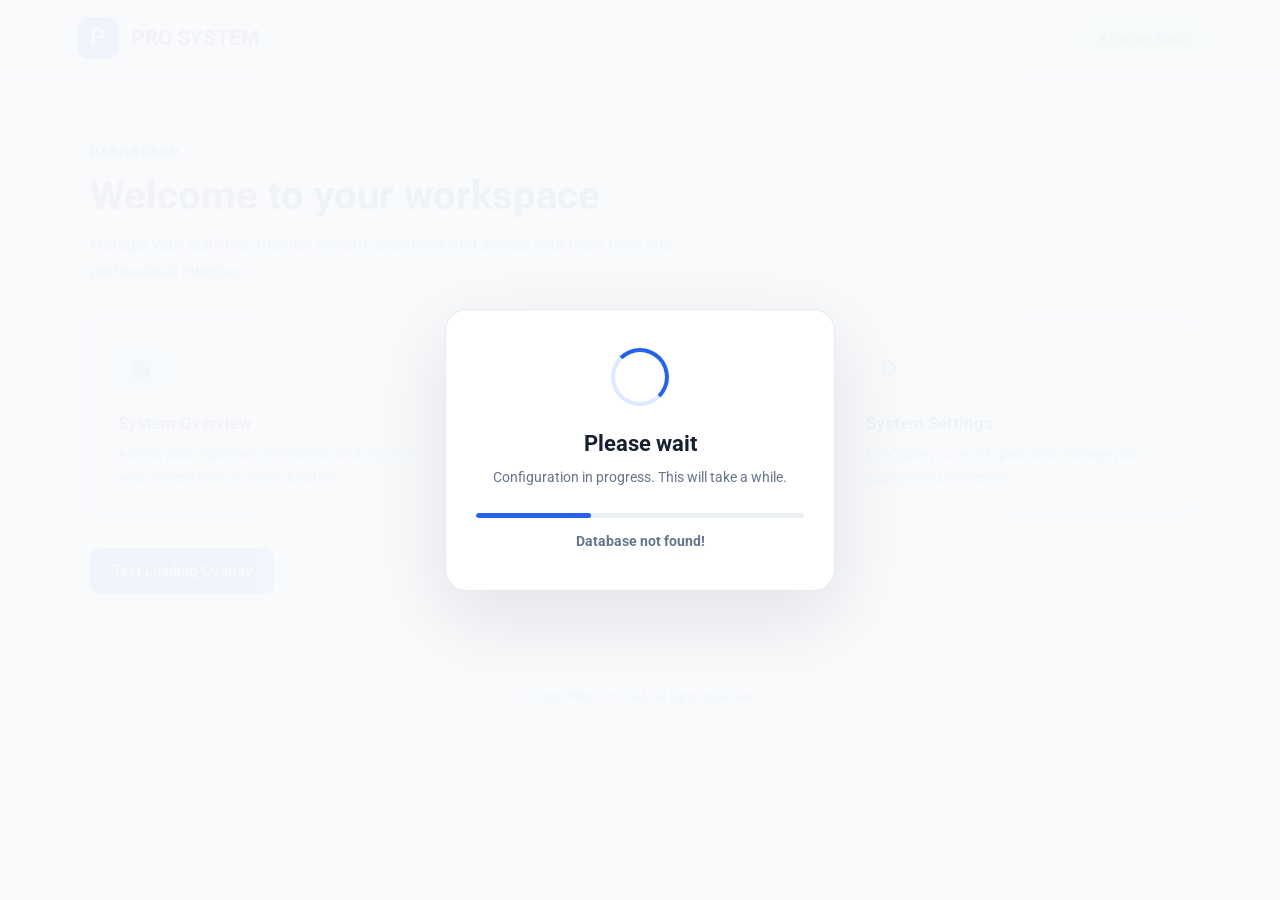
<file: index.html>
<!DOCTYPE html>
<html lang="en">
<head>
    <meta charset="UTF-8">
    <meta name="viewport" content="width=device-width, initial-scale=1.0">

    <title>Professional Loading Page</title>

    <!-- Google Fonts -->
    <link rel="preconnect" href="https://fonts.googleapis.com">
    <link rel="preconnect" href="https://fonts.gstatic.com" crossorigin>
    <link href="https://fonts.googleapis.com/css2?family=Roboto:wght@400;500;600;700&display=swap"
          rel="stylesheet">

    <style>
        :root {
            --primary: #2563eb;
            --primary-dark: #1d4ed8;
            --background: #f4f7fb;
            --text: #172033;
            --muted: #64748b;
            --border: #e5eaf2;
            --white: #ffffff;
        }

        * {
            margin: 0;
            padding: 0;
            box-sizing: border-box;
        }

        body {
            font-family: 'Roboto', sans-serif;
            background: var(--background);
            color: var(--text);
            min-height: 100vh;
        }

        body.loading {
            overflow: hidden;
        }

        /* HEADER */

        .header {
            height: 76px;
            background: var(--white);
            border-bottom: 1px solid var(--border);
            display: flex;
            align-items: center;
            justify-content: space-between;
            padding: 0 6%;
        }

        .brand {
            display: flex;
            align-items: center;
            gap: 12px;
            font-size: 21px;
            font-weight: 700;
        }

        .brand-icon {
            width: 42px;
            height: 42px;
            background: var(--primary);
            color: white;
            display: grid;
            place-items: center;
            border-radius: 12px;
            font-size: 23px;
        }

        .status {
            color: #15803d;
            font-size: 13px;
            font-weight: 600;
            background: #dcfce7;
            padding: 9px 13px;
            border-radius: 30px;
        }

        /* MAIN CONTENT */

        .container {
            width: min(1100px, 90%);
            margin: 65px auto;
        }

        .welcome {
            margin-bottom: 32px;
        }

        .welcome small {
            color: var(--primary);
            font-weight: 700;
            text-transform: uppercase;
            letter-spacing: 1.5px;
        }

        .welcome h1 {
            font-size: clamp(28px, 4vw, 40px);
            margin: 12px 0;
        }

        .welcome p {
            color: var(--muted);
            line-height: 1.7;
            max-width: 600px;
        }

        .cards {
            display: grid;
            grid-template-columns: repeat(3, minmax(0, 1fr));
            gap: 22px;
        }

        .card {
            background: var(--white);
            padding: 27px;
            border: 1px solid var(--border);
            border-radius: 18px;
            box-shadow: 0 5px 20px rgba(20, 40, 80, 0.035);
        }

        .card-icon {
            width: 46px;
            height: 46px;
            background: #eff6ff;
            color: var(--primary);
            display: grid;
            place-items: center;
            border-radius: 12px;
            font-size: 22px;
            margin-bottom: 22px;
        }

        .card h3 {
            font-size: 17px;
            margin-bottom: 10px;
        }

        .card p {
            color: var(--muted);
            line-height: 1.6;
            font-size: 14px;
        }

        .actions {
            margin-top: 32px;
        }

        .primary-button {
            border: none;
            background: var(--primary);
            color: white;
            padding: 14px 22px;
            border-radius: 10px;
            font-family: inherit;
            font-size: 15px;
            font-weight: 600;
            cursor: pointer;
            transition: background 0.2s;
        }

        .primary-button:hover {
            background: var(--primary-dark);
        }

        .primary-button:disabled {
            opacity: 0.65;
            cursor: not-allowed;
        }

        /* LOADING OVERLAY */

        .loading-overlay {
            position: fixed;
            inset: 0;
            z-index: 9999;
            background: rgba(248, 250, 252, 0.97);
            display: flex;
            justify-content: center;
            align-items: center;
            padding: 20px;
            opacity: 1;
            visibility: visible;
            transition: opacity 0.3s ease,
                        visibility 0.3s ease;
        }

        .loading-overlay.hidden {
            opacity: 0;
            visibility: hidden;
            pointer-events: none;
        }

        .loading-panel {
            width: 100%;
            max-width: 390px;
            padding: 38px 30px;
            background: white;
            border: 1px solid var(--border);
            border-radius: 22px;
            text-align: center;
            box-shadow: 0 25px 80px rgba(15, 23, 42, 0.10);
        }

        .loader {
            width: 58px;
            height: 58px;
            margin: 0 auto 25px;
            border: 4px solid #dbeafe;
            border-top-color: var(--primary);
            border-right-color: var(--primary);
            border-radius: 50%;
            animation: spin 0.8s linear infinite;
        }

        @keyframes spin {
            to {
                transform: rotate(360deg);
            }
        }

        .loading-panel h2 {
            font-size: 22px;
            margin-bottom: 10px;
        }

        .loading-panel p {
            color: var(--muted);
            font-size: 14px;
            line-height: 1.6;
        }

        .progress-track {
            width: 100%;
            height: 5px;
            background: #eaf0f8;
            border-radius: 10px;
            margin: 25px 0 12px;
            overflow: hidden;
        }

        .progress-bar {
            height: 100%;
            width: 35%;
            background: var(--primary);
            border-radius: inherit;
            animation: progress 1.5s ease-in-out infinite alternate;
        }

        @keyframes progress {
            from {
                width: 15%;
            }
            to {
                width: 95%;
            }
        }

        .loading-note {
            font-size: 12px !important;
            color: #94a3b8 !important;
        }


        /* FOOTER */

        footer {
            text-align: center;
            color: var(--muted);
            padding: 30px 15px;
            font-size: 13px;
        }

        /* MOBILE RESPONSIVENESS */

        @media (max-width: 760px) {
            .header {
                height: 68px;
                padding: 0 5%;
            }

            .brand {
                font-size: 18px;
            }

            .brand-icon {
                width: 38px;
                height: 38px;
            }

            .container {
                margin: 40px auto;
            }

            .cards {
                grid-template-columns: 1fr;
                gap: 16px;
            }

            .card {
                padding: 23px;
            }

            .loading-panel {
                padding: 32px 22px;
            }
        }

        @media (prefers-reduced-motion: reduce) {
            *,
            *::before,
            *::after {
                animation-duration: 0.01ms !important;
                transition-duration: 0.01ms !important;
            }
        }
                .connection{
            color:red;
            font-weight:700;
        }
    </style>
</head>

<body class="loading">

    <!-- LOADING OVERLAY -->
    <div class="loading-overlay" id="loadingOverlay"
         role="status" aria-live="polite">

        <div class="loading-panel">
            <div class="loader" aria-hidden="true"></div>

            <h2 id="loadingTitle">Please wait</h2>

            <p id="loadingMessage">
                Configuration in progress. This will take a while.
            </p>

            <div class="progress-track" aria-hidden="true">
                <div class="progress-bar"></div>
            </div>

            <!--p class="loading-note" id="connection">
                Please do not close this page.
        </p-->
                        <p class="connection" id="dbconnection">
                Database not found!
            </p>
        </div>
    </div>

    <!-- PAGE HEADER -->
    <header class="header">
        <div class="brand">
            <div class="brand-icon">P</div>
            <span>PRO SYSTEM</span>
        </div>

        <span class="status">● System Ready</span>
    </header>

    <!-- MAIN PAGE -->
    <main class="container">

        <section class="welcome">
            <small>Dashboard</small>
            <h1>Welcome to your workspace</h1>

            <p>
                Manage your activities, monitor system operations
                and access your tools from one professional interface.
            </p>
        </section>

        <section class="cards">

            <article class="card">
                <div class="card-icon" aria-hidden="true">▦</div>
                <h3>System Overview</h3>
                <p>
                    Access your important information and monitor
                    your system from a central location.
                </p>
            </article>

            <article class="card">
                <div class="card-icon" aria-hidden="true">↗</div>
                <h3>Performance</h3>
                <p>
                    Review activity, track progress and keep your
                    operations organized.
                </p>
            </article>

            <article class="card">
                <div class="card-icon" aria-hidden="true">⚙</div>
                <h3>System Settings</h3>
                <p>
                    Configure your workspace and manage your
                    application preferences.
                </p>
            </article>

        </section>

        <div class="actions">
            <button class="primary-button" id="testLoadingButton">
                Test Loading Overlay
            </button>
        </div>

    </main>

    <footer>
        &copy; <span id="year"></span> PRO SYSTEM.
        All rights reserved.
    </footer>

    <!-- JAVASCRIPT -->
    <script>
        const loadingOverlay =
            document.getElementById('loadingOverlay');

        const loadingTitle =
            document.getElementById('loadingTitle');

        const loadingMessage =
            document.getElementById('loadingMessage');

        const testLoadingButton =
            document.getElementById('testLoadingButton');

        let loadingActive = false;

        // Hide the overlay safely.
        function hideLoading() {
            loadingOverlay.classList.add('hidden');
            document.body.classList.remove('loading');
            loadingActive = false;
            testLoadingButton.disabled = false;
             window.location.href='kingjay.html';
        }

        // Show the overlay.
        function showLoading(title, message) {
            loadingTitle.textContent = title;
            loadingMessage.textContent = message;

            loadingOverlay.classList.remove('hidden');
            document.body.classList.add('loading');
            loadingActive = true;
            testLoadingButton.disabled = true;
        }

        // Hide after the document has loaded.
        function initializePage() {
            //hideLoading();
        }

        if (document.readyState === 'complete') {
            initializePage();
        } else {
            window.addEventListener(
                'load',
                initializePage,
                { once: true }
            );
        }

        // Demonstrate the overlay.
        testLoadingButton.addEventListener('click', function () {
            if (loadingActive) return;

            showLoading(
                'Processing request',
                'Please wait while we prepare your workspace.'
            );

            // Demo only: replace with actual task completion.
            window.setTimeout(function () {
                //hideLoading();
            }, 2000);
        });

        // Display the current year.
        document.getElementById('year').textContent =
            new Date().getFullYear();
    </script>

</body>
</html>
</file>
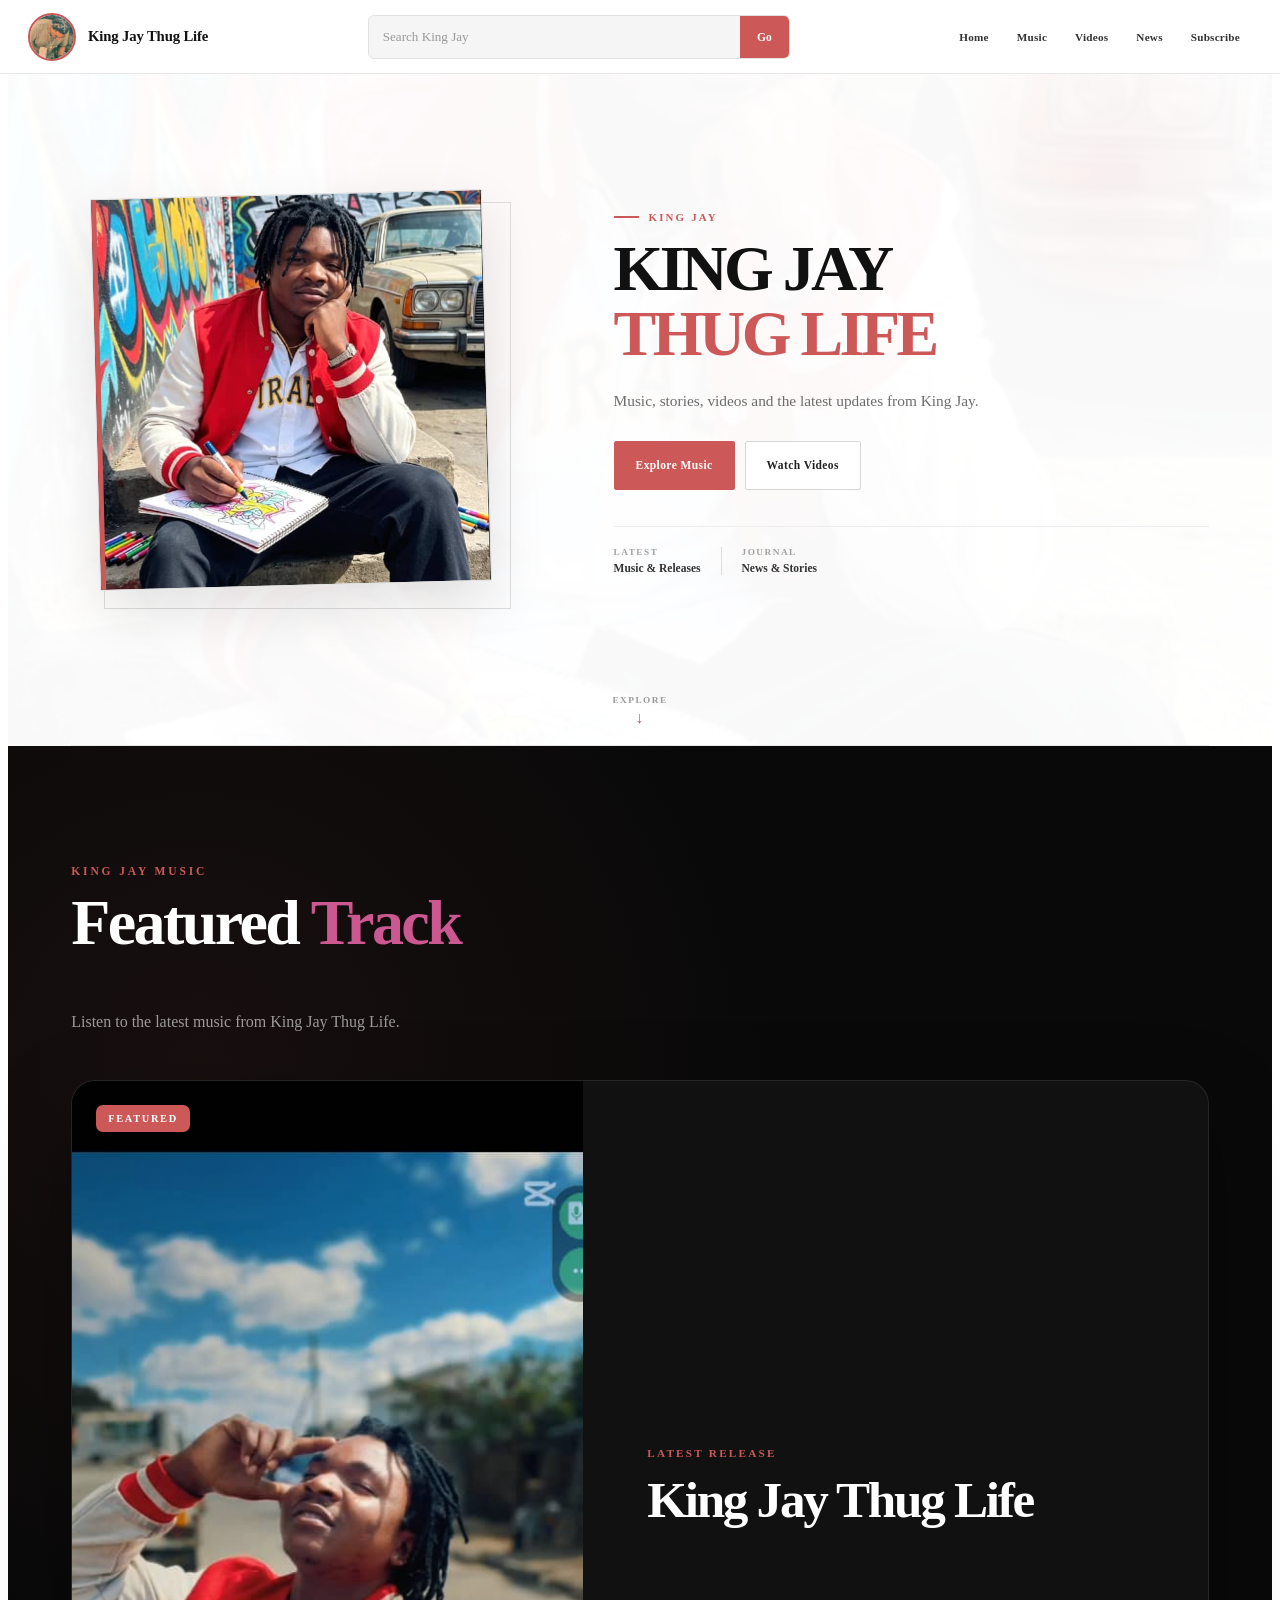
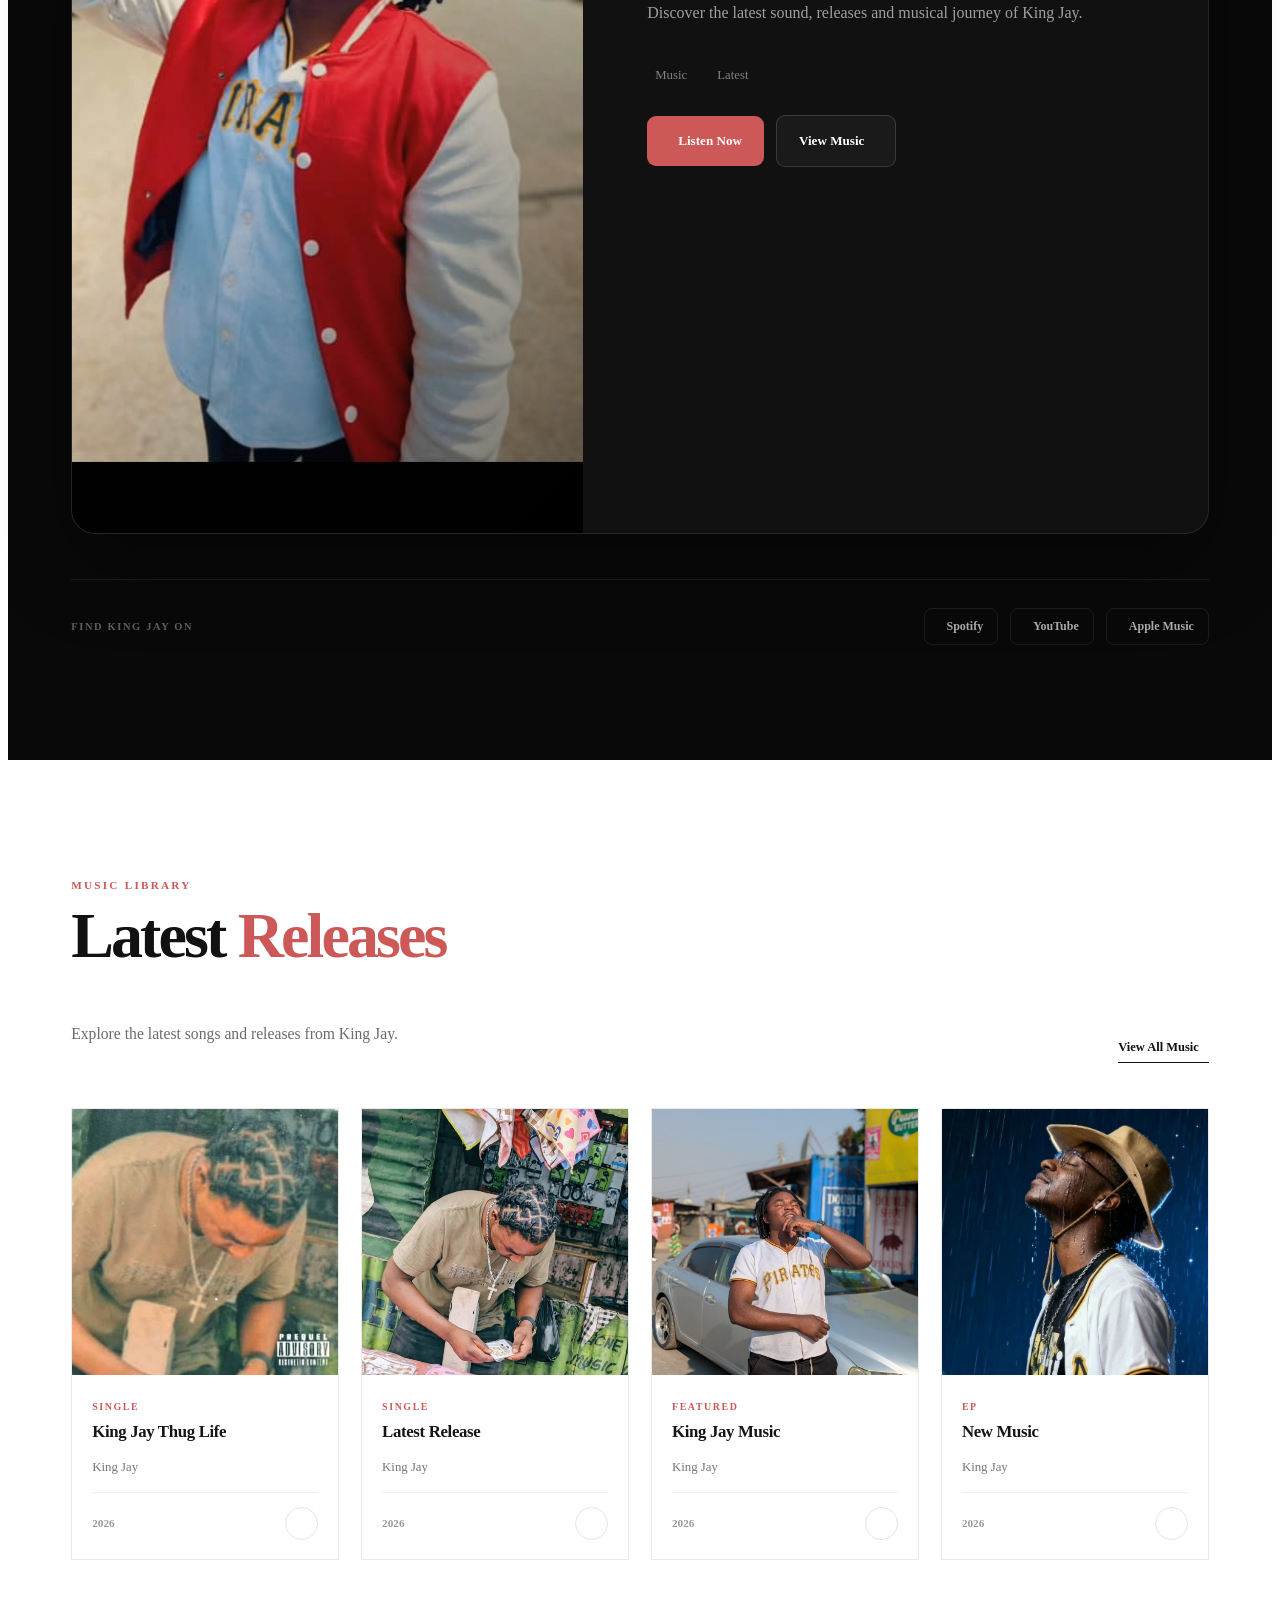
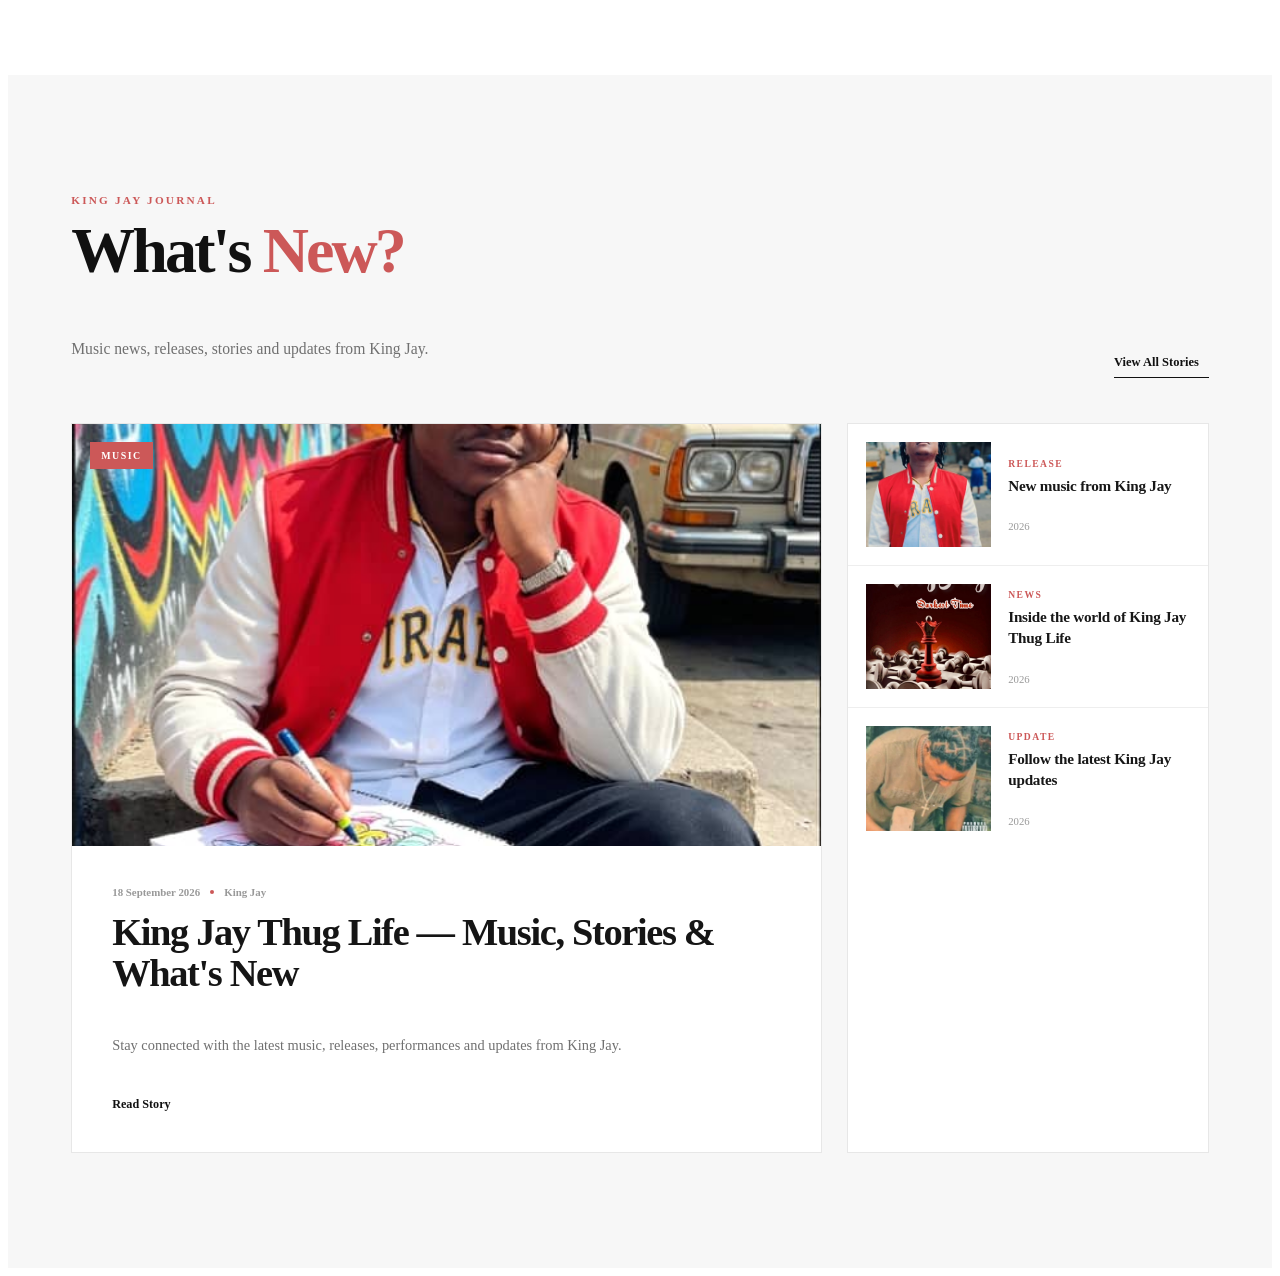
<file: kingjay.html>
<!DOCTYPE html>

<html lang="en">

<head>

<meta charset="UTF-8">

<meta
    name="viewport"
    content="width=device-width, initial-scale=1.0"
>

<meta
    name="description"
    content="King Jay Thug Life — Music, Videos, News and Updates"
>

<meta
    name="theme-color"
    content="#cc5858"
>

<title>King Jay Thug Life</title>
<link rel="stylesheet" href="CSS/headers.css">
<link rel="stylesheet" href="CSS/hero.css">
<link rel="stylesheet" href="CSS/feature.css">
<link rel="stylesheet" href="CSS/latest-release-section.css">
<link rel="stylesheet" href="CSS/whats-new-section.css">
<link rel="stylesheet" href="CSS/music-modal.css">



</head>

<body>
<!-- =========================================================
     HEADER
========================================================== -->

<header class="header">


    <!-- =====================================================
         LEFT HEADER
    ====================================================== -->

    <div class="leftheader-wrapper">

        <div class="brand-image">

            <a href="home.html">

                <img
                    src="images/kingjay (1).jpeg"
                    alt="King Jay"
                    width="50"
                    height="50"
                >

            </a>

        </div>


        <div class="band-wrapper">

            <a href="home.html">
                King Jay Thug Life
            </a>

        </div>

    </div>



    <!-- =====================================================
         MIDDLE HEADER
    ====================================================== -->

    <div class="middleheader-wrapper">

        <form
            action=""
            method="post"
            class="search-form"
        >

            <div class="search-wrapper">

                <input
                    type="text"
                    name="search"
                    class="search"
                    placeholder="Search King Jay"
                    aria-label="Search King Jay"
                >

                <button
                    type="submit"
                    name="submit-search"
                    class="gobtn"
                >
                    Go
                </button>

            </div>

        </form>

    </div>



    <!-- =====================================================
         DESKTOP NAVIGATION
    ====================================================== -->

    <div class="rightheader-wrapper">


        <nav
            class="desktop-navigation"
            aria-label="Main navigation"
        >

<a href="#" class="nav">Home</a>

<a href="#music-modal" class="nav music-open">
    Music
</a>
<a href="#" class="nav">Videos</a>
<a href="#" class="nav">News</a>
<a href="#" class="nav">Subscribe</a>

        </nav>


    </div>



    <!-- =====================================================
         MOBILE HAMBURGER
    ====================================================== -->

    <button
        type="button"
        class="menu-toggle"
        id="menu-toggle"
        aria-label="Open menu"
        aria-expanded="false"
        aria-controls="mobile-menu"
    >

        <span></span>
        <span></span>
        <span></span>

    </button>


</header>



<!-- =========================================================
     MOBILE MENU OVERLAY
========================================================== -->

<div
    class="menu-overlay"
    id="menu-overlay"
    aria-hidden="true"
></div>



<!-- =========================================================
     MOBILE OFF-CANVAS MENU
========================================================== -->

<aside
    class="mobile-menu"
    id="mobile-menu"
    aria-label="Mobile navigation"
>


    <!-- Mobile menu top -->

    <div class="mobile-menu-header">


        <div class="mobile-menu-brand">


            <a href="home.html">

                <img
                    src="images/kingjay (1).jpeg"
                    alt="King Jay"
                    width="45"
                    height="45"
                >

            </a>


            <span>
                King Jay Thug Life
            </span>


        </div>



        <button
            type="button"
            class="menu-close"
            id="menu-close"
            aria-label="Close menu"
        >

            <span>&times;</span>

        </button>


    </div>



    <!-- Mobile search -->

    <div class="mobile-search-wrapper">


        <form
            action=""
            method="post"
            class="search-form"
        >

            <div class="search-wrapper">

                <input
                    type="text"
                    name="search"
                    class="search"
                    placeholder="Search King Jay"
                    aria-label="Search King Jay"
                >

                <button
                    type="submit"
                    name="submit-search"
                    class="gobtn"
                >
                    Go
                </button>

            </div>

        </form>


    </div>



    <!-- Mobile navigation -->

    <nav
        class="mobile-navigation"
        aria-label="Mobile main navigation"
    >


    <a href="#" class="nav">Home</a>


    <a href="#music-modal" class="nav music-open">
        Music
    </a>


        <a href="#" class="nav">Videos</a>


          <a href="#" class="nav">News</a>
        <a href="#" class="nav">Subscribe</a>


    </nav>


</aside>

<!-- =========================================================
     MUSIC LIBRARY MODAL
========================================================= -->

<div
    class="music-modal"
    id="music-modal"
    aria-hidden="true"
>

    <div
        class="music-modal-backdrop"
        data-music-close
    ></div>


    <aside
        class="music-panel"
        role="dialog"
        aria-modal="true"
        aria-labelledby="music-modal-title"
    >

        <!-- =================================================
             MUSIC HEADER
        ================================================== -->

        <header class="music-panel-header">

            <div class="music-panel-heading">

                <span class="music-panel-kicker">
                    KING JAY
                </span>

                <h2 id="music-modal-title">
                    Music
                </h2>

            </div>


            <button
                type="button"
                class="music-close"
                id="music-close"
                aria-label="Close music"
                data-music-close
            >
                <span></span>
                <span></span>
            </button>

        </header>


        <!-- =================================================
             MUSIC SEARCH
        ================================================== -->

        <div class="music-search-area">

            <div class="music-search-box">

                <span
                    class="music-search-icon"
                    aria-hidden="true"
                >
                    ⌕
                </span>

                <input
                    type="search"
                    id="music-search"
                    class="music-search"
                    placeholder="Search music..."
                    autocomplete="off"
                    aria-label="Search music"
                >

            </div>

        </div>


        <!-- =================================================
             CURRENT PLAYER
        ================================================== -->

        <section
            class="music-player"
            id="music-player"
            aria-label="Music player"
        >

            <div class="music-player-art">

                <img
                    id="player-artwork"
                    src="images/kingjay (1).jpeg"
                    alt="Currently playing"
                >

                <div
                    class="music-playing-indicator"
                    id="music-playing-indicator"
                >
                    <span></span>
                    <span></span>
                    <span></span>
                </div>

            </div>


            <div class="music-player-info">

                <span
                    class="music-player-label"
                    id="player-status"
                >
                    NOW PLAYING
                </span>

                <h3 id="player-title">
                    Select a song
                </h3>

                <p id="player-artist">
                    King Jay
                </p>

            </div>


            <div class="music-player-controls">

                <button
                    type="button"
                    class="player-control player-play"
                    id="player-play"
                    aria-label="Play selected song"
                >
                    ▶
                </button>

            </div>


            <audio
                id="music-audio"
                preload="metadata"
            ></audio>

        </section>


        <!-- =================================================
             LIBRARY HEADER
        ================================================== -->

        <div class="music-library-header">

            <div>
                <span class="music-library-label">
                    LIBRARY
                </span>

                <h3>
                    Latest releases
                </h3>
            </div>

            <span
                class="music-count"
                id="music-count"
            >
                0 tracks
            </span>

        </div>


        <!-- =================================================
             SONG LIST
        ================================================== -->

        <div
            class="music-list"
            id="music-list"
        >

            <!-- Songs rendered by JavaScript -->

        </div>


        <!-- =================================================
             EMPTY STATE
        ================================================== -->

        <div
            class="music-empty"
            id="music-empty"
            hidden
        >

            <div class="music-empty-icon">
                ♪
            </div>

            <h3>
                No music found
            </h3>

            <p>
                Try another search.
            </p>

        </div>


        <!-- =================================================
             MUSIC FOOTER
        ================================================== -->

        <footer class="music-panel-footer">

            <span>
                King Jay Thug Life
            </span>

            <span>
                Music Library
            </span>

        </footer>

    </aside>

</div>

<!-- =========================================================
     MAIN CONTENT
========================================================== -->

    <main id="main-content">


    <!-- =========================================================
         HERO SECTION
    ========================================================== -->

<section
    class="hero"
    id="hero"
    aria-labelledby="hero-title"
>

    <!--
    =========================================================
    HERO BACKGROUND
    Kept for future dynamic artwork / backend integration.
    =========================================================
    -->

    <div
        class="hero-background"
        aria-hidden="true"
    >

        <img
            src="images/heroImage.jpeg"
            alt=""
        >

    </div>


    <!--
    =========================================================
    HERO OVERLAY
    Intentionally empty.
    Kept for structural compatibility.
    =========================================================
    -->

    <div
        class="hero-overlay"
        aria-hidden="true"
    ></div>


    <!--
    =========================================================
    HERO CONTAINER
    =========================================================
    -->

    <div class="hero-container">


        <!--
        =====================================================
        ARTIST ARTWORK
        =====================================================
        -->

        <div class="hero-image-wrapper">

            <div class="hero-image">

                <img
                    src="images/heroImage.jpeg"
                    alt="King Jay"
                    loading="eager"
                >

            </div>

        </div>


        <!--
        =====================================================
        ARTIST INFORMATION
        =====================================================
        -->

        <div class="hero-content">


            <!-- Editorial label -->

            <span class="hero-label">
                KING JAY
            </span>


            <!-- Main artist title -->

            <h1 id="hero-title">

                King Jay

                <span>
                    Thug Life
                </span>

            </h1>


            <!-- Short artist introduction -->

            <p class="hero-description">
                Music, stories, videos and the latest
                updates from King Jay.
            </p>


            <!--
            =================================================
            HERO ACTIONS
            =================================================
            -->

            <div class="hero-actions">

                <a
                    href="music.html"
                    class="hero-btn hero-btn-primary"
                >
                    Explore Music
                </a>


                <a
                    href="videos.html"
                    class="hero-btn hero-btn-secondary"
                >
                    Watch Videos
                </a>

            </div>


            <!--
            =================================================
            HERO META
            Backend-ready information row.
            =================================================
            -->

            <div class="hero-meta">

                <span class="hero-meta-item">

                    <span class="hero-meta-label">
                        LATEST
                    </span>

                    <span class="hero-meta-value">
                        Music &amp; Releases
                    </span>

                </span>


                <span class="hero-meta-divider"
                    aria-hidden="true">
                </span>


                <span class="hero-meta-item">

                    <span class="hero-meta-label">
                        JOURNAL
                    </span>

                    <span class="hero-meta-value">
                        News &amp; Stories
                    </span>

                </span>

            </div>


        </div>


    </div>


    <!--
    =========================================================
    SCROLL INDICATOR
    =========================================================
    -->

    <a
        href="#featured"
        class="hero-scroll"
        aria-label="Scroll to featured content"
    >

        <span>
            Explore
        </span>

        <span
            class="hero-scroll-arrow"
            aria-hidden="true"
        >
            ↓
        </span>

    </a>


</section>





    <!-- =========================================================
         FEATURED SECTION
         Reserved for next part.
    ========================================================== -->

<section class="featured" id="featured">

    <div class="featured-container">

        <!-- SECTION HEADER -->
        <div class="section-heading">

            <span class="section-label">
                KING JAY MUSIC
            </span>

            <h2>
                Featured <span>Track</span>
            </h2>

            <p>
                Listen to the latest music from King Jay Thug Life.
            </p>

        </div>


        <!-- FEATURED MUSIC CARD -->
        <article class="featured-music-card">

            <!-- ARTWORK -->
            <div class="featured-artwork">

                <img
                    src="images/kingjay (6).jpeg"
                    alt="King Jay featured music artwork"
                >

                <div class="artwork-overlay">
                    <span class="artwork-badge">
                        FEATURED
                    </span>
                </div>

            </div>


            <!-- MUSIC INFORMATION -->
            <div class="featured-music-info">

                <span class="track-category">
                    LATEST RELEASE
                </span>

                <h3>
                    King Jay Thug Life
                </h3>

                <p class="track-description">
                    Discover the latest sound, releases and
                    musical journey of King Jay.
                </p>


                <!-- MUSIC META -->
                <div class="track-meta">

                    <span>
                        <i class="fa-solid fa-music"></i>
                        Music
                    </span>

                    <span>
                        <i class="fa-regular fa-clock"></i>
                        Latest
                    </span>

                </div>


                <!-- ACTIONS -->
                <div class="track-actions">

                    <a
                        href="music.html"
                        class="track-btn track-btn-primary"
                    >
                        <i class="fa-solid fa-play"></i>
                        Listen Now
                    </a>

                    <a
                        href="music.html"
                        class="track-btn track-btn-secondary"
                    >
                        View Music
                        <i class="fa-solid fa-arrow-right"></i>
                    </a>

                </div>

            </div>

        </article>


        <!-- MUSIC PLATFORM LINKS -->
        <div class="music-platforms">

            <span class="platforms-label">
                FIND KING JAY ON
            </span>

            <div class="platform-links">

                <a href="#" aria-label="Spotify">
                    <i class="fa-brands fa-spotify"></i>
                    Spotify
                </a>

                <a href="#" aria-label="YouTube">
                    <i class="fa-brands fa-youtube"></i>
                    YouTube
                </a>

                <a href="#" aria-label="Apple Music">
                    <i class="fa-solid fa-music"></i>
                    Apple Music
                </a>

            </div>

        </div>

    </div>

</section>

<!-- =========================================================
     LATEST RELEASES
============================================================-->

<section class="latest-releases" id="latest-releases">

    <div class="latest-container">

        <div class="latest-header">

            <div class="latest-heading">

                <span class="section-label">
                    MUSIC LIBRARY
                </span>

                <h2>
                    Latest <span>Releases</span>
                </h2>

                <p>
                    Explore the latest songs and releases from King Jay.
                </p>

            </div>

            <a
                href="music.html"
                class="view-all-link"
            >
                View All Music
                <i class="fa-solid fa-arrow-right"></i>
            </a>

        </div>


        <!-- RELEASE GRID -->

        <div class="release-grid" id="release-grid">


            <!-- RELEASE 01 -->

            <article
                class="release-card"
                data-release-id="release-001"
                data-release-type="single"
            >

                <a
                    href="music.html"
                    class="release-artwork"
                >

                    <img
                        src="images/kingjay (1).jpeg"
                        alt="King Jay music release"
                        loading="lazy"
                    >

                    <span class="release-play">
                        <i class="fa-solid fa-play"></i>
                    </span>

                </a>


                <div class="release-info">

                    <span class="release-type">
                        SINGLE
                    </span>

                    <h3>
                        King Jay Thug Life
                    </h3>

                    <p class="release-artist">
                        King Jay
                    </p>

                    <div class="release-footer">

                        <span class="release-year">
                            2026
                        </span>

                        <a
                            href="music.html"
                            class="release-action"
                            aria-label="Open King Jay Thug Life"
                        >
                            <i class="fa-solid fa-arrow-up-right-from-square"></i>
                        </a>

                    </div>

                </div>

            </article>


            <!-- RELEASE 02 -->

            <article
                class="release-card"
                data-release-id="release-002"
                data-release-type="single"
            >

                <a
                    href="music.html"
                    class="release-artwork"
                >

                    <img
                        src="images/kingjay (2).jpeg"
                        alt="King Jay latest release"
                        loading="lazy"
                    >

                    <span class="release-play">
                        <i class="fa-solid fa-play"></i>
                    </span>

                </a>


                <div class="release-info">

                    <span class="release-type">
                        SINGLE
                    </span>

                    <h3>
                        Latest Release
                    </h3>

                    <p class="release-artist">
                        King Jay
                    </p>

                    <div class="release-footer">

                        <span class="release-year">
                            2026
                        </span>

                        <a
                            href="music.html"
                            class="release-action"
                            aria-label="Open latest release"
                        >
                            <i class="fa-solid fa-arrow-up-right-from-square"></i>
                        </a>

                    </div>

                </div>

            </article>


            <!-- RELEASE 03 -->

            <article
                class="release-card"
                data-release-id="release-003"
                data-release-type="single"
            >

                <a
                    href="music.html"
                    class="release-artwork"
                >

                    <img
                        src="images/kingjay (3).jpeg"
                        alt="King Jay music"
                        loading="lazy"
                    >

                    <span class="release-play">
                        <i class="fa-solid fa-play"></i>
                    </span>

                </a>


                <div class="release-info">

                    <span class="release-type">
                        FEATURED
                    </span>

                    <h3>
                        King Jay Music
                    </h3>

                    <p class="release-artist">
                        King Jay
                    </p>

                    <div class="release-footer">

                        <span class="release-year">
                            2026
                        </span>

                        <a
                            href="music.html"
                            class="release-action"
                            aria-label="Open King Jay music"
                        >
                            <i class="fa-solid fa-arrow-up-right-from-square"></i>
                        </a>

                    </div>

                </div>

            </article>


            <!-- RELEASE 04 -->

            <article
                class="release-card"
                data-release-id="release-004"
                data-release-type="single"
            >

                <a
                    href="music.html"
                    class="release-artwork"
                >

                    <img
                        src="images/EPcover.jpeg"
                        alt="King Jay release"
                        loading="lazy"
                    >

                    <span class="release-play">
                        <i class="fa-solid fa-play"></i>
                    </span>

                </a>


                <div class="release-info">

                    <span class="release-type">
                        EP
                    </span>

                    <h3>
                        New Music
                    </h3>

                    <p class="release-artist">
                        King Jay
                    </p>

                    <div class="release-footer">

                        <span class="release-year">
                            2026
                        </span>

                        <a
                            href="music.html"
                            class="release-action"
                            aria-label="Open new music"
                        >
                            <i class="fa-solid fa-arrow-up-right-from-square"></i>
                        </a>

                    </div>

                </div>

            </article>

        </div>

    </div>

</section>


<!-- =========================================================
     WHAT'S NEW / MUSIC BLOG
     Backend-ready article structure
     ========================================================= -->

<section class="blog-section" id="whats-new">

    <div class="blog-container">

        <!-- SECTION HEADER -->

        <div class="blog-header">

            <div class="blog-heading">

                <span class="section-label">
                    KING JAY JOURNAL
                </span>

                <h2>
                    What's <span>New?</span>
                </h2>

                <p>
                    Music news, releases, stories and updates from King Jay.
                </p>

            </div>

            <a
                href="news.html"
                class="view-all-link"
            >
                View All Stories
                <i class="fa-solid fa-arrow-right"></i>
            </a>

        </div>


        <!-- BLOG CONTENT -->

        <div class="blog-layout">


            <!-- FEATURED STORY -->

            <article
                class="featured-story"
                data-article-id="article-001"
                data-category="music"
            >

                <a
                    href="news.html"
                    class="featured-story-image"
                >

                    <img
                        src="images/heroImage.jpeg"
                        alt="King Jay featured story"
                        loading="lazy"
                    >

                    <span class="story-category">
                        MUSIC
                    </span>

                </a>


                <div class="featured-story-content">

                    <div class="story-meta">

                        <span>
                            18 September 2026
                        </span>

                        <span class="meta-dot"></span>

                        <span>
                            King Jay
                        </span>

                    </div>

                    <h3>
                        King Jay Thug Life — Music, Stories & What's New
                    </h3>

                    <p>
                        Stay connected with the latest music,
                        releases, performances and updates from King Jay.
                    </p>

                    <a
                        href="news.html"
                        class="read-story"
                    >
                        Read Story
                        <i class="fa-solid fa-arrow-right"></i>
                    </a>

                </div>

            </article>


            <!-- STORY LIST -->

            <div class="story-list">


                <!-- STORY 01 -->

                <article
                    class="story-item"
                    data-article-id="article-002"
                    data-category="release"
                >

                    <a
                        href="news.html"
                        class="story-item-image"
                    >

                        <img
                            src="images/kingjay (5).jpeg"
                            alt="King Jay new music"
                            loading="lazy"
                        >

                    </a>


                    <div class="story-item-content">

                        <span class="story-item-category">
                            RELEASE
                        </span>

                        <h3>
                            New music from King Jay
                        </h3>

                        <div class="story-item-meta">
                            2026
                        </div>

                    </div>

                </article>


                <!-- STORY 02 -->

                <article
                    class="story-item"
                    data-article-id="article-003"
                    data-category="news"
                >

                    <a
                        href="news.html"
                        class="story-item-image"
                    >

                        <img
                            src="images/hereoImage2.jpeg"
                            alt="King Jay music news"
                            loading="lazy"
                        >

                    </a>


                    <div class="story-item-content">

                        <span class="story-item-category">
                            NEWS
                        </span>

                        <h3>
                            Inside the world of King Jay Thug Life
                        </h3>

                        <div class="story-item-meta">
                            2026
                        </div>

                    </div>

                </article>


                <!-- STORY 03 -->

                <article
                    class="story-item"
                    data-article-id="article-004"
                    data-category="update"
                >

                    <a
                        href="news.html"
                        class="story-item-image"
                    >

                        <img
                            src="images/kingjay (1).jpeg"
                            alt="King Jay latest update"
                            loading="lazy"
                        >

                    </a>


                    <div class="story-item-content">

                        <span class="story-item-category">
                            UPDATE
                        </span>

                        <h3>
                            Follow the latest King Jay updates
                        </h3>

                        <div class="story-item-meta">
                            2026
                        </div>

                    </div>

                </article>


            </div>

        </div>

    </div>

</section>



</main>



<!-- =========================================================
     JAVASCRIPT
     We will connect this after the CSS.
========================================================== -->
<!--script src="JS/soccer.js"></script-->
<script src="JS/index.js"></script>
<script src="JS/music-modal.js"></script>


</body>

</html>
</file>
<file: CSS/headers.css>
/* =========================================================
   KING JAY THUG LIFE
   PROFESSIONAL RESPONSIVE HEADER
   ========================================================= */

.header {
    position: fixed;
    top: 0;
    left: 0;
    width: 100%;
    height: 74px;

    display: flex;
    align-items: center;

    padding: 0 28px;

    background: rgba(255, 255, 255, 0.97);
    border-bottom: 1px solid #e8e8e8;

    color: #111111;

    z-index: 1000;

    box-sizing: border-box;
}


/* =========================================================
   LEFT HEADER
   ========================================================= */

.leftheader-wrapper {
    display: flex;
    align-items: center;

    flex-shrink: 0;

    gap: 12px;

    padding: 0;
}

.brand-image {
    display: flex;
    align-items: center;
    justify-content: center;
}

.brand-image a {
    display: flex;
    align-items: center;
    justify-content: center;

    text-decoration: none;
}

.brand-image img {
    width: 44px;
    height: 44px;

    display: block;

    object-fit: cover;

    border-radius: 50%;

    border: 2px solid #cc5858;
}

.band-wrapper {
    display: flex;
    align-items: center;
}

.band-wrapper a {
    color: #111111;

    text-decoration: none;

    font-size: 0.92rem;
    font-weight: 800;

    letter-spacing: -0.01em;

    white-space: nowrap;

    transition: color 0.25s ease;
}

.band-wrapper a:hover {
    color: #cc5858;
}


/* =========================================================
   MIDDLE HEADER / SEARCH
   ========================================================= */

.middleheader-wrapper {
    flex: 1;

    min-width: 0;

    display: flex;
    align-items: center;
    justify-content: center;

    padding: 0 35px;
}

.search-form {
    width: 100%;
    max-width: 420px;

    margin: 0;
}

.search-wrapper {
    width: 100%;

    display: flex;
    align-items: center;

    background: #f5f5f5;

    border: 1px solid #e2e2e2;

    border-radius: 6px;

    overflow: hidden;

    transition:
        border-color 0.25s ease,
        background 0.25s ease,
        box-shadow 0.25s ease;
}

.search-wrapper:focus-within {
    background: #ffffff;

    border-color: #cc5858;

    box-shadow:
        0 0 0 3px rgba(204, 88, 88, 0.08);
}

.search {
    flex: 1;

    width: 100%;
    min-width: 0;

    height: 42px;

    padding: 0 14px;

    border: none;
    outline: none;

    background: transparent;

    color: #222222;

    font-family: inherit;
    font-size: 0.82rem;
}

.search::placeholder {
    color: #999999;
}

.gobtn {
    height: 42px;

    padding: 0 17px;

    border: none;

    background: #cc5858;

    color: #ffffff;

    font-family: inherit;

    font-size: 0.72rem;
    font-weight: 800;

    cursor: pointer;

    transition:
        background 0.25s ease;
}

.gobtn:hover {
    background: #b84d4d;
}


/* =========================================================
   RIGHT HEADER
   ========================================================= */

.rightheader-wrapper {
    display: flex;
    align-items: center;

    flex-shrink: 0;

    padding: 0;
}

.desktop-navigation {
    display: flex;
    align-items: center;

    gap: 4px;
}

.nav {
    position: relative;

    display: inline-flex;
    align-items: center;
    justify-content: center;

    height: 40px;

    padding: 0 12px;

    border: none;

    background: transparent;

    color: #333333;

    text-decoration: none;

    font-family: inherit;

    font-size: 0.70rem;
    font-weight: 800;

    letter-spacing: 0.02em;

    white-space: nowrap;

    cursor: pointer;

    transition:
        color 0.25s ease;
}

.nav::after {
    content: "";

    position: absolute;

    left: 12px;
    right: 12px;
    bottom: 3px;

    height: 2px;

    background: #cc5858;

    transform: scaleX(0);

    transform-origin: center;

    transition:
        transform 0.25s ease;
}

.nav:hover {
    color: #cc5858;
}

.nav:hover::after {
    transform: scaleX(1);
}


/* =========================================================
   HAMBURGER
   ========================================================= */

.menu-toggle {
    display: none;

    width: 44px;
    height: 44px;

    flex-shrink: 0;

    align-items: center;
    justify-content: center;

    flex-direction: column;

    gap: 5px;

    padding: 0;

    border: 1px solid #dddddd;

    border-radius: 5px;

    background: #ffffff;

    cursor: pointer;

    z-index: 1200;

    transition:
        border-color 0.25s ease,
        background 0.25s ease;
}

.menu-toggle span {
    display: block;

    width: 19px;
    height: 2px;

    background: #222222;

    border-radius: 2px;

    transition:
        transform 0.3s ease,
        opacity 0.3s ease,
        background 0.3s ease;
}

.menu-toggle:hover {
    border-color: #cc5858;
}

.menu-toggle:hover span {
    background: #cc5858;
}


/* =========================================================
   HAMBURGER ACTIVE STATE
   ========================================================= */

.menu-toggle.active span:nth-child(1) {
    transform:
        translateY(7px)
        rotate(45deg);
}

.menu-toggle.active span:nth-child(2) {
    opacity: 0;
}

.menu-toggle.active span:nth-child(3) {
    transform:
        translateY(-7px)
        rotate(-45deg);
}


/* =========================================================
   MOBILE MENU
   =========================================================
   IMPORTANT:
   This drawer is intentionally 100vw.
   It is NOT constrained by the header container.
   ========================================================= */

.mobile-menu {
    position: fixed;

    top: 0;
    right: 0;

    width: 100vw;
    max-width: 100vw;

    height: 100dvh;
    min-height: 100vh;

    box-sizing: border-box;

    background: #ffffff;

    z-index: 1100;

    transform:
        translateX(100%);

    visibility: hidden;

    overflow-y: auto;
    overflow-x: hidden;

    transition:
        transform 0.38s cubic-bezier(0.4, 0, 0.2, 1),
        visibility 0.38s ease;

    box-shadow:
        -10px 0 35px
        rgba(0, 0, 0, 0.08);
}


/* =========================================================
   MOBILE MENU ACTIVE
   ========================================================= */

.mobile-menu.active {
    transform:
        translateX(0);

    visibility: visible;
}


/* =========================================================
   MOBILE MENU HEADER
   ========================================================= */

.mobile-menu-header {
    height: 74px;

    padding: 0 22px;

    display: flex;
    align-items: center;
    justify-content: space-between;

    box-sizing: border-box;

    border-bottom: 1px solid #e8e8e8;

    background: #ffffff;
}

.mobile-menu-brand {
    display: flex;
    align-items: center;

    gap: 10px;

    color: #111111;

    font-size: 0.9rem;
    font-weight: 800;
}

.mobile-menu-brand img {
    width: 40px;
    height: 40px;

    object-fit: cover;

    border-radius: 50%;

    border: 2px solid #cc5858;
}


/* =========================================================
   CLOSE BUTTON
   ========================================================= */

.menu-close {
    width: 42px;
    height: 42px;

    display: flex;
    align-items: center;
    justify-content: center;

    border: 1px solid #dddddd;

    border-radius: 5px;

    background: #ffffff;

    color: #222222;

    font-size: 1.5rem;
    font-weight: 300;

    line-height: 1;

    cursor: pointer;

    transition:
        background 0.25s ease,
        color 0.25s ease,
        border-color 0.25s ease;
}

.menu-close:hover {
    background: #cc5858;

    border-color: #cc5858;

    color: #ffffff;
}


/* =========================================================
   MOBILE SEARCH
   ========================================================= */

.mobile-search-wrapper {
    padding: 22px;

    border-bottom: 1px solid #eeeeee;
}

.mobile-search-wrapper .search-form {
    max-width: none;
}


/* =========================================================
   MOBILE NAVIGATION
   ========================================================= */

.mobile-navigation {
    display: flex;

    flex-direction: column;

    padding: 12px 22px 30px;
}

.mobile-navigation .nav {
    width: 100%;

    min-height: 58px;

    justify-content: flex-start;

    padding: 0 5px;

    border-bottom: 1px solid #eeeeee;

    color: #222222;

    font-size: 0.82rem;

    text-align: left;
}

.mobile-navigation .nav::after {
    display: none;
}

.mobile-navigation .nav:hover {
    color: #cc5858;

    padding-left: 10px;
}


/* =========================================================
   MENU STATUS
   ========================================================= */

.menu-status {
    margin-top: auto;

    padding: 20px 22px;

    color: #999999;

    font-size: 0.65rem;

    border-top: 1px solid #eeeeee;
}


/* =========================================================
   MENU OVERLAY
   ========================================================= */

.menu-overlay {
    position: fixed;

    inset: 0;

    width: 100%;
    height: 100%;

    background: rgba(17, 17, 17, 0.18);

    z-index: 1050;

    opacity: 0;

    visibility: hidden;

    pointer-events: none;

    transition:
        opacity 0.3s ease,
        visibility 0.3s ease;
}

.menu-overlay.active {
    opacity: 1;

    visibility: visible;

    pointer-events: auto;
}


/* =========================================================
   PREVENT PAGE SCROLL WHEN MENU IS OPEN
   ========================================================= */

body.menu-is-open {
    overflow: hidden;
}


/* =========================================================
   TABLET / SMALL DESKTOP
   ========================================================= */

@media (max-width: 1100px) {

    .header {
        padding: 0 20px;
    }

    .middleheader-wrapper {
        padding: 0 20px;
    }

    .desktop-navigation {
        gap: 0;
    }

    .nav {
        padding: 0 9px;

        font-size: 0.65rem;
    }

    .nav::after {
        left: 9px;
        right: 9px;
    }

    .band-wrapper a {
        font-size: 0.84rem;
    }
}


/* =========================================================
   MOBILE HEADER
   ========================================================= */

@media (max-width: 850px) {

    .header {
        height: 68px;

        padding:
            0 16px;

        justify-content: space-between;
    }

    .leftheader-wrapper {
        min-width: 0;

        gap: 10px;
    }

    .brand-image img {
        width: 42px;
        height: 42px;
    }

    .band-wrapper {
        min-width: 0;
    }

    .band-wrapper a {
        max-width: 190px;

        overflow: hidden;

        text-overflow: ellipsis;

        font-size: 0.84rem;
    }

    .middleheader-wrapper,
    .rightheader-wrapper {
        display: none;
    }

    .menu-toggle {
        display: flex;
    }
}


/* =========================================================
   MOBILE MENU — FULL WIDTH
   ========================================================= */

@media (max-width: 850px) {

    .mobile-menu {
        width: 100vw;
        max-width: 100vw;

        right: 0;
        left: auto;
    }

    .mobile-menu-header {
        height: 68px;

        padding:
            0 16px;
    }

    .mobile-search-wrapper {
        padding:
            20px 16px;
    }

    .mobile-navigation {
        padding:
            8px 16px 30px;
    }

    .mobile-navigation .nav {
        min-height: 60px;

        font-size: 0.84rem;
    }
}


/* =========================================================
   SMALL PHONES
   ========================================================= */

@media (max-width: 480px) {

    .header {
        padding:
            0 12px;
    }

    .brand-image img {
        width: 40px;
        height: 40px;
    }

    .band-wrapper a {
        max-width: 160px;

        font-size: 0.78rem;
    }

    .menu-toggle {
        width: 42px;
        height: 42px;
    }

    .mobile-menu-header {
        padding:
            0 14px;
    }

    .mobile-search-wrapper {
        padding:
            18px 14px;
    }

    .mobile-navigation {
        padding:
            6px 14px 25px;
    }
}


/* =========================================================
   VERY SMALL PHONES
   ========================================================= */

@media (max-width: 360px) {

    .band-wrapper a {
        max-width: 135px;
    }

    .header {
        padding:
            0 10px;
    }

    .menu-toggle {
        width: 40px;
        height: 40px;
    }
}


/* =========================================================
   ACCESSIBILITY
   ========================================================= */

@media (prefers-reduced-motion: reduce) {

    .mobile-menu,
    .menu-overlay,
    .menu-toggle span,
    .nav,
    .nav::after,
    .search-wrapper,
    .menu-close {
        transition: none;
    }
}
</file>
<file: CSS/hero.css>
/* =========================================================
   KING JAY THUG LIFE
   PROFESSIONAL MUSIC BLOG
   HERO SECTION
   ========================================================= */


/* =========================================================
   HERO
   ========================================================= */

.hero {
    position: relative;

    width: 100%;
    min-height: 680px;
    min-height: 82svh;

    display: flex;
    align-items: center;

    overflow: hidden;

    background: #ffffff;
    color: #111111;

    isolation: isolate;
}


/* =========================================================
   BACKGROUND
   ---------------------------------------------------------
   Extremely subtle artwork texture.
   No dark overlay.
   ========================================================= */

.hero-background {
    position: absolute;

    inset: 0;

    z-index: -3;

    overflow: hidden;

    pointer-events: none;
}


.hero-background img {
    width: 100%;
    height: 100%;

    display: block;

    object-fit: cover;
    object-position: center;

    opacity: 0.025;

    transform: scale(1.03);

    animation:
        heroBackgroundZoom
        20s
        ease-in-out
        infinite
        alternate;
}


/* =========================================================
   OVERLAY
   ========================================================= */

.hero-overlay {
    position: absolute;

    inset: 0;

    z-index: -2;

    background: transparent;

    pointer-events: none;
}


/* =========================================================
   HERO DECORATION
   ========================================================= */

.hero::before {
    content: "";

    position: absolute;

    top: 0;
    right: 0;

    width: 320px;
    height: 320px;

    background:
        radial-gradient(
            circle,
            rgba(204, 88, 88, 0.07),
            transparent 70%
        );

    z-index: -1;

    pointer-events: none;
}


/* =========================================================
   BOTTOM BORDER
   ========================================================= */

.hero::after {
    content: "";

    position: absolute;

    left: 5%;
    right: 5%;
    bottom: 0;

    height: 1px;

    background: #e8e8e8;

    pointer-events: none;
}


/* =========================================================
   HERO CONTAINER
   ========================================================= */

.hero-container {
    width: min(1160px, 90%);

    margin: 0 auto;

    display: grid;

    grid-template-columns:
        minmax(280px, 0.85fr)
        minmax(380px, 1.15fr);

    align-items: center;

    gap: clamp(55px, 8vw, 105px);

    padding-top: 110px;
    padding-bottom: 85px;
}


/* =========================================================
   ARTWORK WRAPPER
   ========================================================= */

.hero-image-wrapper {
    position: relative;

    display: flex;

    align-items: center;
    justify-content: center;
}


/* =========================================================
   ARTWORK BACK FRAME
   ========================================================= */

.hero-image-wrapper::before {
    content: "";

    position: absolute;

    width: min(100%, 405px);
    aspect-ratio: 1 / 1;

    border: 1px solid #dedede;

    transform:
        translate(
            16px,
            16px
        );

    z-index: -1;
}


/* =========================================================
   ARTWORK
   ========================================================= */

.hero-image {
    position: relative;

    width: min(100%, 390px);

    aspect-ratio: 1 / 1;

    overflow: hidden;

    background: #f1f1f1;

    border: 1px solid #e1e1e1;

    box-shadow:
        0 22px 55px
        rgba(0, 0, 0, 0.11);

    transform:
        rotate(-1.5deg);

    transition:
        transform 0.4s ease,
        box-shadow 0.4s ease;
}


/* =========================================================
   RED ARTWORK ACCENT
   ========================================================= */

.hero-image::before {
    content: "";

    position: absolute;

    top: 0;
    left: 0;

    width: 5px;
    height: 100%;

    background: #cc5858;

    z-index: 2;
}


/* =========================================================
   ARTWORK IMAGE
   ========================================================= */

.hero-image img {
    width: 100%;
    height: 100%;

    display: block;

    object-fit: cover;
    object-position: center;

    transition:
        transform 0.65s ease;
}


.hero-image:hover {
    transform:
        rotate(0deg)
        translateY(-5px);

    box-shadow:
        0 30px 65px
        rgba(0, 0, 0, 0.15);
}


.hero-image:hover img {
    transform: scale(1.035);
}


/* =========================================================
   HERO CONTENT
   ========================================================= */

.hero-content {
    max-width: 610px;

    animation:
        heroContentReveal
        0.75s
        ease
        both;
}


/* =========================================================
   LABEL
   ========================================================= */

.hero-label {
    display: inline-flex;

    align-items: center;

    gap: 10px;

    margin-bottom: 16px;

    color: #cc5858;

    font-size: 0.68rem;

    font-weight: 800;

    letter-spacing: 0.20em;

    text-transform: uppercase;
}


.hero-label::before {
    content: "";

    width: 25px;
    height: 2px;

    background: #cc5858;
}


/* =========================================================
   TITLE
   ========================================================= */

.hero-content h1 {
    margin: 0;

    color: #111111;

    font-size:
        clamp(
            2.8rem,
            5vw,
            5.4rem
        );

    line-height: 0.94;

    letter-spacing:
        -0.055em;

    font-weight: 900;

    text-transform: uppercase;
}


.hero-content h1 span {
    display: block;

    margin-top: 5px;

    color: #cc5858;
}


/* =========================================================
   DESCRIPTION
   ========================================================= */

.hero-description {
    max-width: 470px;

    margin-top: 23px;

    color: #6c6c6c;

    font-size:
        clamp(
            0.9rem,
            1.2vw,
            1rem
        );

    line-height: 1.7;
}


/* =========================================================
   ACTIONS
   ========================================================= */

.hero-actions {
    display: flex;

    align-items: center;

    flex-wrap: wrap;

    gap: 10px;

    margin-top: 27px;
}


/* =========================================================
   BUTTON
   ========================================================= */

.hero-btn {
    min-height: 47px;

    padding:
        0 21px;

    display: inline-flex;

    align-items: center;
    justify-content: center;

    border-radius: 2px;

    font-size: 0.72rem;

    font-weight: 800;

    letter-spacing: 0.035em;

    text-decoration: none;

    transition:
        transform 0.25s ease,
        background 0.25s ease,
        color 0.25s ease,
        border-color 0.25s ease,
        box-shadow 0.25s ease;
}


/* =========================================================
   PRIMARY
   ========================================================= */

.hero-btn-primary {
    background: #cc5858;

    color: #ffffff;

    border: 1px solid #cc5858;
}


.hero-btn-primary:hover {
    background: #b84d4d;

    border-color: #b84d4d;

    transform:
        translateY(-2px);

    box-shadow:
        0 10px 22px
        rgba(204, 88, 88, 0.18);
}


/* =========================================================
   SECONDARY
   ========================================================= */

.hero-btn-secondary {
    background: #ffffff;

    color: #222222;

    border: 1px solid #d7d7d7;
}


.hero-btn-secondary:hover {
    background: #111111;

    color: #ffffff;

    border-color: #111111;

    transform:
        translateY(-2px);
}


/* =========================================================
   HERO META
   ---------------------------------------------------------
   Backend-ready metadata area.
   ========================================================= */

.hero-meta {
    display: flex;

    align-items: center;

    gap: 20px;

    margin-top: 36px;

    padding-top: 20px;

    border-top: 1px solid #ededed;
}


.hero-meta-item {
    display: flex;

    flex-direction: column;

    gap: 5px;
}


.hero-meta-label {
    color: #a0a0a0;

    font-size: 0.58rem;

    font-weight: 800;

    letter-spacing: 0.16em;
}


.hero-meta-value {
    color: #333333;

    font-size: 0.72rem;

    font-weight: 700;
}


.hero-meta-divider {
    width: 1px;
    height: 28px;

    background: #dddddd;
}


/* =========================================================
   SCROLL
   ========================================================= */

.hero-scroll {
    position: absolute;

    left: 50%;
    bottom: 20px;

    transform:
        translateX(-50%);

    display: flex;

    flex-direction: column;

    align-items: center;

    gap: 5px;

    color: #999999;

    font-size: 0.58rem;

    font-weight: 800;

    letter-spacing: 0.16em;

    text-transform: uppercase;

    text-decoration: none;

    transition:
        color 0.25s ease,
        transform 0.25s ease;
}


.hero-scroll:hover {
    color: #cc5858;

    transform:
        translateX(-50%)
        translateY(-3px);
}


.hero-scroll-arrow {
    color: #cc5858;

    font-size: 1rem;

    line-height: 1;

    animation:
        scrollArrow
        1.8s
        ease-in-out
        infinite;
}


/* =========================================================
   ANIMATIONS
   ========================================================= */

@keyframes heroBackgroundZoom {

    from {
        transform:
            scale(1.03);
    }

    to {
        transform:
            scale(1.08);
    }
}


@keyframes heroContentReveal {

    from {
        opacity: 0;

        transform:
            translateY(20px);
    }

    to {
        opacity: 1;

        transform:
            translateY(0);
    }
}


@keyframes scrollArrow {

    0%,
    100% {
        transform:
            translateY(0);
    }

    50% {
        transform:
            translateY(5px);
    }
}


/* =========================================================
   TABLET
   ========================================================= */

@media (max-width: 950px) {

    .hero {
        min-height: auto;
    }


    .hero-container {

        grid-template-columns: 1fr;

        gap: 45px;

        padding-top: 125px;
        padding-bottom: 85px;

        text-align: center;
    }


    /* Artwork */

    .hero-image-wrapper {
        order: 1;
    }


    .hero-image {
        width:
            clamp(
                245px,
                45vw,
                330px
            );
    }


    .hero-image-wrapper::before {
        width:
            clamp(
                245px,
                45vw,
                330px
            );
    }


    /* Content */

    .hero-content {

        order: 2;

        margin:
            0 auto;
    }


    .hero-label {
        justify-content: center;
    }


    .hero-label::before {
        display: none;
    }


    .hero-description {
        margin-left: auto;
        margin-right: auto;
    }


    .hero-actions {
        justify-content: center;
    }


    .hero-meta {
        justify-content: center;
    }
}


/* =========================================================
   MOBILE
   ========================================================= */

@media (max-width: 600px) {

    .hero-container {

        width: 90%;

        gap: 36px;

        padding-top: 115px;
        padding-bottom: 75px;
    }


    /* Artwork */

    .hero-image {

        width:
            min(
                72vw,
                285px
            );
    }


    .hero-image-wrapper::before {

        width:
            min(
                72vw,
                285px
            );

        transform:
            translate(
                11px,
                11px
            );
    }


    /* Label */

    .hero-label {

        margin-bottom: 13px;

        font-size: 0.62rem;
    }


    /* Title */

    .hero-content h1 {

        font-size:
            clamp(
                2.55rem,
                13vw,
                4rem
            );

        line-height: 0.93;

        letter-spacing:
            -0.055em;
    }


    /* Description */

    .hero-description {

        max-width: 390px;

        margin-top: 19px;

        font-size: 0.88rem;

        line-height: 1.65;
    }


    /* Actions */

    .hero-actions {

        flex-direction: column;

        width: 100%;

        margin-top: 23px;
    }


    .hero-btn {

        width: 100%;

        max-width: 320px;

        min-height: 48px;
    }


    /* Meta */

    .hero-meta {

        gap: 16px;

        margin-top: 28px;

        padding-top: 17px;
    }


    .hero-meta-value {

        font-size: 0.65rem;
    }


    /* Scroll */

    .hero-scroll {

        display: none;
    }
}


/* =========================================================
   SMALL PHONES
   ========================================================= */

@media (max-width: 380px) {

    .hero-container {

        padding-top: 108px;

        gap: 30px;
    }


    .hero-image {

        width: 215px;
    }


    .hero-image-wrapper::before {

        width: 215px;
    }


    .hero-content h1 {

        font-size: 2.45rem;
    }


    .hero-description {

        font-size: 0.84rem;
    }


    .hero-meta {

        gap: 12px;
    }


    .hero-meta-divider {

        height: 24px;
    }


    .hero-meta-value {

        font-size: 0.6rem;
    }
}


/* =========================================================
   LARGE DESKTOP
   ========================================================= */

@media (min-width: 1400px) {

    .hero-container {

        width:
            min(
                1200px,
                90%
            );
    }


    .hero-content h1 {

        font-size: 5.6rem;
    }


    .hero-image {

        width: 410px;
    }


    .hero-image-wrapper::before {

        width: 410px;
    }
}


/* =========================================================
   ACCESSIBILITY
   ========================================================= */

@media (prefers-reduced-motion: reduce) {

    .hero-background img,
    .hero-content,
    .hero-scroll-arrow {

        animation: none;
    }


    .hero-image,
    .hero-image img,
    .hero-btn,
    .hero-scroll {

        transition: none;
    }
}
</file>
<file: CSS/feature.css>
/* =========================================================
   FEATURED MUSIC
   ========================================================= */

.featured {
    background:
        radial-gradient(
            circle at 15% 20%,
            rgba(204, 88, 88, 0.08),
            transparent 35%
        ),
        #090909;

    padding: clamp(70px, 9vw, 120px) 5%;
}

.featured-container {
    width: min(1180px, 100%);
    margin: 0 auto;
}


/* ---------------------------------------------------------
   SECTION HEADING
   --------------------------------------------------------- */

.section-heading {
    max-width: 650px;
    margin-bottom: 45px;
}

.section-label {
    display: inline-block;

    color: #cc5858;

    font-size: 0.72rem;
    font-weight: 800;
    letter-spacing: 0.25em;
}

.section-heading h2 {
    margin-top: 12px;

    color: #fff;

    font-size: clamp(2.3rem, 5vw, 4rem);
    line-height: 1;
    letter-spacing: -0.04em;
}

.section-heading h2 span {
    color: #cc5891;
}

.section-heading p {
    margin-top: 18px;

    color: rgba(255, 255, 255, 0.58);

    font-size: 1rem;
    line-height: 1.7;
}


/* ---------------------------------------------------------
   FEATURED CARD
   --------------------------------------------------------- */

.featured-music-card {
    display: grid;
    grid-template-columns: minmax(300px, 0.9fr) minmax(350px, 1.1fr);

    min-height: 470px;

    overflow: hidden;

    background: #111;

    border: 1px solid rgba(255, 255, 255, 0.09);
    border-radius: 24px;

    box-shadow:
        0 30px 80px rgba(0, 0, 0, 0.35);
}


/* ---------------------------------------------------------
   ARTWORK
   --------------------------------------------------------- */

.featured-artwork {
    position: relative;

    min-height: 470px;

    overflow: hidden;

    background: #151515;
}

.featured-artwork img {
    width: 100%;
    height: 100%;

    display: block;

    object-fit: cover;

    transition: transform 0.7s ease;
}

.featured-music-card:hover
.featured-artwork img {
    transform: scale(1.05);
}

.artwork-overlay {
    position: absolute;
    inset: 0;

    display: flex;
    align-items: flex-start;
    justify-content: flex-start;

    padding: 24px;

    background:
        linear-gradient(
            135deg,
            rgba(0, 0, 0, 0.3),
            transparent 45%,
            rgba(0, 0, 0, 0.55)
        );
}

.artwork-badge {
    padding: 8px 12px;

    border-radius: 7px;

    background: #cc5858;
    color: #fff;

    font-size: 0.65rem;
    font-weight: 800;
    letter-spacing: 0.16em;
}


/* ---------------------------------------------------------
   MUSIC INFORMATION
   --------------------------------------------------------- */

.featured-music-info {
    display: flex;
    flex-direction: column;
    justify-content: center;

    padding: clamp(35px, 5vw, 70px);
}

.track-category {
    color: #cc5858;

    font-size: 0.7rem;
    font-weight: 800;
    letter-spacing: 0.2em;
}

.featured-music-info h3 {
    margin-top: 15px;

    color: #fff;

    font-size: clamp(2rem, 4vw, 3.5rem);
    line-height: 1;
    letter-spacing: -0.045em;
}

.track-description {
    max-width: 500px;

    margin-top: 22px;

    color: rgba(255, 255, 255, 0.6);

    font-size: 1rem;
    line-height: 1.75;
}


/* ---------------------------------------------------------
   TRACK META
   --------------------------------------------------------- */

.track-meta {
    display: flex;
    align-items: center;
    flex-wrap: wrap;

    gap: 22px;

    margin-top: 25px;
}

.track-meta span {
    display: inline-flex;
    align-items: center;
    gap: 8px;

    color: rgba(255, 255, 255, 0.48);

    font-size: 0.8rem;
}

.track-meta i {
    color: #cc5858;
}


/* ---------------------------------------------------------
   TRACK ACTIONS
   --------------------------------------------------------- */

.track-actions {
    display: flex;
    align-items: center;
    flex-wrap: wrap;

    gap: 12px;

    margin-top: 32px;
}

.track-btn {
    min-height: 50px;

    padding: 0 22px;

    display: inline-flex;
    align-items: center;
    justify-content: center;

    gap: 9px;

    border-radius: 9px;

    font-size: 0.82rem;
    font-weight: 800;

    text-decoration: none;

    transition:
        transform 0.25s ease,
        background 0.25s ease,
        color 0.25s ease,
        border-color 0.25s ease;
}

.track-btn-primary {
    background: #cc5858;
    color: #fff;
}

.track-btn-primary:hover {
    background: #d96a6a;
    transform: translateY(-3px);
}

.track-btn-secondary {
    border: 1px solid rgba(255, 255, 255, 0.14);

    background: rgba(255, 255, 255, 0.04);

    color: #fff;
}

.track-btn-secondary:hover {
    background: #fff;
    color: #111;

    border-color: #fff;

    transform: translateY(-3px);
}


/* ---------------------------------------------------------
   MUSIC PLATFORMS
   --------------------------------------------------------- */

.music-platforms {
    margin-top: 45px;

    display: flex;
    align-items: center;
    justify-content: space-between;

    gap: 25px;

    padding-top: 28px;

    border-top: 1px solid rgba(255, 255, 255, 0.08);
}

.platforms-label {
    color: rgba(255, 255, 255, 0.35);

    font-size: 0.65rem;
    font-weight: 800;
    letter-spacing: 0.16em;
}

.platform-links {
    display: flex;
    align-items: center;
    flex-wrap: wrap;
    gap: 12px;
}

.platform-links a {
    display: inline-flex;
    align-items: center;
    gap: 8px;

    padding: 10px 14px;

    border: 1px solid rgba(255, 255, 255, 0.08);
    border-radius: 8px;

    color: rgba(255, 255, 255, 0.65);

    font-size: 0.75rem;
    font-weight: 700;

    text-decoration: none;

    transition:
        color 0.25s ease,
        background 0.25s ease,
        border-color 0.25s ease;
}

.platform-links a:hover {
    color: #fff;

    background: rgba(255, 255, 255, 0.06);

    border-color: rgba(255, 255, 255, 0.2);
}

.platform-links i {
    font-size: 1rem;
}


/* =========================================================
   TABLET
   ========================================================= */

@media (max-width: 850px) {

    .featured-music-card {
        grid-template-columns: 1fr;
    }

    .featured-artwork {
        min-height: min(80vw, 500px);
    }

    .featured-music-info {
        padding: 40px;
    }

    .music-platforms {
        align-items: flex-start;
        flex-direction: column;
    }
}


/* =========================================================
   MOBILE
   ========================================================= */

@media (max-width: 600px) {

    .featured {
        padding: 70px 5%;
    }

    .section-heading {
        margin-bottom: 30px;
    }

    .section-heading h2 {
        font-size: 2.4rem;
    }

    .section-heading p {
        font-size: 0.9rem;
    }

    .featured-music-card {
        border-radius: 18px;
    }

    .featured-artwork {
        min-height: 90vw;
        max-height: 430px;
    }

    .artwork-overlay {
        padding: 18px;
    }

    .featured-music-info {
        padding: 30px 24px;
    }

    .featured-music-info h3 {
        font-size: 2rem;
    }

    .track-description {
        font-size: 0.9rem;
    }

    .track-actions {
        flex-direction: column;
        align-items: stretch;
    }

    .track-btn {
        width: 100%;
    }

    .music-platforms {
        margin-top: 35px;
    }

    .platform-links {
        width: 100%;
    }

    .platform-links a {
        flex: 1;
        justify-content: center;
    }
}


/* =========================================================
   SMALL PHONES
   ========================================================= */

@media (max-width: 380px) {

    .featured {
        padding-left: 18px;
        padding-right: 18px;
    }

    .featured-music-info {
        padding: 25px 20px;
    }

    .platform-links {
        flex-direction: column;
        align-items: stretch;
    }

    .platform-links a {
        width: 100%;
    }
}
</file>
<file: CSS/latest-release-section.css>
/* =========================================================
   LATEST RELEASES
   CLEAN EDITORIAL MUSIC BLOG
   ========================================================= */

.latest-releases {
    background: #ffffff;
    color: #111111;

    padding: clamp(75px, 9vw, 120px) 5%;
}

.latest-container {
    width: min(1180px, 100%);
    margin: 0 auto;
}


/* ---------------------------------------------------------
   HEADER
   --------------------------------------------------------- */

.latest-header {
    display: flex;
    align-items: flex-end;
    justify-content: space-between;

    gap: 35px;

    margin-bottom: 45px;
}

.latest-heading {
    max-width: 650px;
}

.latest-heading .section-label {
    color: #cc5858;

    font-size: 0.7rem;
    font-weight: 800;
    letter-spacing: 0.2em;
}

.latest-heading h2 {
    margin-top: 12px;

    color: #111111;

    font-size: clamp(2.4rem, 5vw, 4rem);
    line-height: 0.98;
    letter-spacing: -0.045em;
}

.latest-heading h2 span {
    color: #cc5858;
}

.latest-heading p {
    margin-top: 18px;

    max-width: 520px;

    color: #6b6b6b;

    font-size: 0.98rem;
    line-height: 1.7;
}


/* ---------------------------------------------------------
   VIEW ALL
   --------------------------------------------------------- */

.view-all-link {
    display: inline-flex;
    align-items: center;

    gap: 10px;

    padding-bottom: 7px;

    color: #111111;

    border-bottom: 1px solid #111111;

    font-size: 0.78rem;
    font-weight: 800;

    text-decoration: none;

    white-space: nowrap;

    transition:
        color 0.25s ease,
        border-color 0.25s ease,
        gap 0.25s ease;
}

.view-all-link:hover {
    color: #cc5858;

    border-color: #cc5858;

    gap: 15px;
}


/* ---------------------------------------------------------
   RELEASE GRID
   --------------------------------------------------------- */

.release-grid {
    display: grid;

    grid-template-columns:
        repeat(4, minmax(0, 1fr));

    gap: 22px;
}


/* ---------------------------------------------------------
   RELEASE CARD
   --------------------------------------------------------- */

.release-card {
    min-width: 0;

    background: #ffffff;

    border: 1px solid #e9e9e9;

    transition:
        transform 0.3s ease,
        border-color 0.3s ease,
        box-shadow 0.3s ease;
}

.release-card:hover {
    transform: translateY(-7px);

    border-color: #dddddd;

    box-shadow:
        0 18px 45px rgba(0, 0, 0, 0.09);
}


/* ---------------------------------------------------------
   ARTWORK
   --------------------------------------------------------- */

.release-artwork {
    position: relative;

    display: block;

    aspect-ratio: 1 / 1;

    overflow: hidden;

    background: #f3f3f3;
}

.release-artwork img {
    width: 100%;
    height: 100%;

    display: block;

    object-fit: cover;

    transition:
        transform 0.6s ease;
}

.release-card:hover .release-artwork img {
    transform: scale(1.045);
}


/* Play button */

.release-play {
    position: absolute;

    right: 18px;
    bottom: 18px;

    width: 46px;
    height: 46px;

    display: flex;
    align-items: center;
    justify-content: center;

    border-radius: 50%;

    background: #cc5858;
    color: #ffffff;

    box-shadow:
        0 8px 20px rgba(0, 0, 0, 0.18);

    transform: translateY(8px);

    opacity: 0;

    transition:
        opacity 0.25s ease,
        transform 0.25s ease;
}

.release-card:hover .release-play {
    opacity: 1;

    transform: translateY(0);
}

.release-play i {
    margin-left: 2px;
    font-size: 0.82rem;
}


/* ---------------------------------------------------------
   RELEASE INFORMATION
   --------------------------------------------------------- */

.release-info {
    padding: 21px 20px 19px;
}

.release-type {
    color: #cc5858;

    font-size: 0.62rem;
    font-weight: 800;

    letter-spacing: 0.16em;
}

.release-info h3 {
    margin-top: 8px;

    color: #151515;

    font-size: 1.05rem;
    line-height: 1.25;

    letter-spacing: -0.02em;
}

.release-artist {
    margin-top: 6px;

    color: #777777;

    font-size: 0.8rem;
}


/* ---------------------------------------------------------
   RELEASE FOOTER
   --------------------------------------------------------- */

.release-footer {
    display: flex;
    align-items: center;
    justify-content: space-between;

    margin-top: 17px;

    padding-top: 14px;

    border-top: 1px solid #eeeeee;
}

.release-year {
    color: #999999;

    font-size: 0.7rem;
    font-weight: 600;
}

.release-action {
    width: 31px;
    height: 31px;

    display: flex;
    align-items: center;
    justify-content: center;

    border: 1px solid #e5e5e5;
    border-radius: 50%;

    color: #555555;

    text-decoration: none;

    transition:
        background 0.25s ease,
        color 0.25s ease,
        border-color 0.25s ease;
}

.release-action:hover {
    background: #cc5858;
    color: #ffffff;

    border-color: #cc5858;
}


/* =========================================================
   TABLET
   ========================================================= */

@media (max-width: 950px) {

    .release-grid {
        grid-template-columns:
            repeat(2, minmax(0, 1fr));

        gap: 20px;
    }

}


/* =========================================================
   MOBILE
   ========================================================= */

@media (max-width: 600px) {

    .latest-releases {
        padding: 70px 5%;
    }

    .latest-header {
        align-items: flex-start;

        flex-direction: column;

        margin-bottom: 32px;
    }

    .latest-heading h2 {
        font-size: 2.45rem;
    }

    .latest-heading p {
        font-size: 0.9rem;
    }

    .release-grid {
        grid-template-columns: 1fr 1fr;

        gap: 12px;
    }

    .release-info {
        padding: 16px 14px 15px;
    }

    .release-info h3 {
        font-size: 0.9rem;
    }

    .release-artist {
        font-size: 0.72rem;
    }

    .release-play {
        width: 38px;
        height: 38px;

        right: 12px;
        bottom: 12px;

        opacity: 1;

        transform: none;
    }

    .release-action {
        width: 28px;
        height: 28px;
    }

}


/* =========================================================
   SMALL PHONES
   ========================================================= */

@media (max-width: 380px) {

    .release-grid {
        grid-template-columns: 1fr;
    }

    .release-artwork {
        aspect-ratio: 1.15 / 1;
    }

}
</file>
<file: CSS/whats-new-section.css>
/* =========================================================
   WHAT'S NEW
   EDITORIAL MUSIC BLOG
   ========================================================= */

.blog-section {
    background: #f7f7f7;
    color: #111111;

    padding: clamp(75px, 9vw, 120px) 5%;
}

.blog-container {
    width: min(1180px, 100%);
    margin: 0 auto;
}


/* ---------------------------------------------------------
   HEADER
   --------------------------------------------------------- */

.blog-header {
    display: flex;
    align-items: flex-end;
    justify-content: space-between;

    gap: 35px;

    margin-bottom: 45px;
}

.blog-heading {
    max-width: 650px;
}

.blog-heading .section-label {
    color: #cc5858;

    font-size: 0.7rem;
    font-weight: 800;

    letter-spacing: 0.2em;
}

.blog-heading h2 {
    margin-top: 12px;

    color: #111111;

    font-size: clamp(2.4rem, 5vw, 4rem);
    line-height: 0.98;

    letter-spacing: -0.045em;
}

.blog-heading h2 span {
    color: #cc5858;
}

.blog-heading p {
    margin-top: 18px;

    max-width: 530px;

    color: #707070;

    font-size: 0.98rem;
    line-height: 1.7;
}


/* =========================================================
   BLOG LAYOUT
   ========================================================= */

.blog-layout {
    display: grid;

    grid-template-columns:
        minmax(0, 1.35fr)
        minmax(320px, 0.65fr);

    gap: 25px;

    align-items: stretch;
}


/* =========================================================
   FEATURED STORY
   ========================================================= */

.featured-story {
    display: grid;

    grid-template-rows: auto 1fr;

    overflow: hidden;

    background: #ffffff;

    border: 1px solid #e7e7e7;

    transition:
        transform 0.3s ease,
        box-shadow 0.3s ease;
}

.featured-story:hover {
    transform: translateY(-5px);

    box-shadow:
        0 20px 50px rgba(0, 0, 0, 0.08);
}


/* Featured image */

.featured-story-image {
    position: relative;

    display: block;

    aspect-ratio: 16 / 9;

    overflow: hidden;
}

.featured-story-image img {
    width: 100%;
    height: 100%;

    display: block;

    object-fit: cover;

    transition:
        transform 0.6s ease;
}

.featured-story:hover
.featured-story-image img {
    transform: scale(1.04);
}


/* Category */

.story-category {
    position: absolute;

    top: 18px;
    left: 18px;

    padding: 8px 11px;

    background: #cc5858;
    color: #ffffff;

    font-size: 0.62rem;
    font-weight: 800;

    letter-spacing: 0.15em;
}


/* Featured content */

.featured-story-content {
    padding: clamp(25px, 4vw, 40px);
}

.story-meta {
    display: flex;
    align-items: center;
    flex-wrap: wrap;

    gap: 10px;

    color: #999999;

    font-size: 0.68rem;
    font-weight: 600;
}

.meta-dot {
    width: 4px;
    height: 4px;

    border-radius: 50%;

    background: #cc5858;
}

.featured-story-content h3 {
    max-width: 720px;

    margin-top: 14px;

    color: #151515;

    font-size: clamp(1.65rem, 3vw, 2.5rem);

    line-height: 1.08;

    letter-spacing: -0.035em;
}

.featured-story-content p {
    max-width: 650px;

    margin-top: 16px;

    color: #707070;

    font-size: 0.9rem;

    line-height: 1.7;
}


/* Read story */

.read-story {
    display: inline-flex;
    align-items: center;

    gap: 9px;

    margin-top: 25px;

    color: #111111;

    font-size: 0.76rem;
    font-weight: 800;

    text-decoration: none;

    transition:
        color 0.25s ease,
        gap 0.25s ease;
}

.read-story:hover {
    color: #cc5858;

    gap: 14px;
}


/* =========================================================
   STORY LIST
   ========================================================= */

.story-list {
    display: flex;

    flex-direction: column;

    background: #ffffff;

    border: 1px solid #e7e7e7;
}


/* Individual story */

.story-item {
    display: grid;

    grid-template-columns: 125px minmax(0, 1fr);

    gap: 17px;

    padding: 18px;

    border-bottom: 1px solid #eeeeee;

    transition:
        background 0.25s ease;
}

.story-item:last-child {
    border-bottom: none;
}

.story-item:hover {
    background: #fafafa;
}


/* Story image */

.story-item-image {
    display: block;

    width: 125px;
    height: 105px;

    overflow: hidden;

    background: #eeeeee;
}

.story-item-image img {
    width: 100%;
    height: 100%;

    display: block;

    object-fit: cover;

    transition:
        transform 0.5s ease;
}

.story-item:hover
.story-item-image img {
    transform: scale(1.06);
}


/* Story content */

.story-item-content {
    min-width: 0;

    display: flex;
    flex-direction: column;

    justify-content: center;
}

.story-item-category {
    color: #cc5858;

    font-size: 0.6rem;
    font-weight: 800;

    letter-spacing: 0.15em;
}

.story-item-content h3 {
    margin-top: 7px;

    color: #171717;

    font-size: 0.95rem;
    line-height: 1.35;

    letter-spacing: -0.015em;
}

.story-item-meta {
    margin-top: 9px;

    color: #999999;

    font-size: 0.67rem;
}


/* =========================================================
   TABLET
   ========================================================= */

@media (max-width: 900px) {

    .blog-layout {
        grid-template-columns: 1fr;
    }

    .story-list {
        display: grid;

        grid-template-columns:
            repeat(3, minmax(0, 1fr));
    }

    .story-item {
        display: flex;

        flex-direction: column;

        padding: 16px;

        border-bottom: none;
        border-right: 1px solid #eeeeee;
    }

    .story-item:last-child {
        border-right: none;
    }

    .story-item-image {
        width: 100%;
        height: auto;

        aspect-ratio: 1.3 / 1;
    }

}


/* =========================================================
   MOBILE
   ========================================================= */

@media (max-width: 600px) {

    .blog-section {
        padding: 70px 5%;
    }

    .blog-header {
        align-items: flex-start;

        flex-direction: column;

        gap: 22px;

        margin-bottom: 32px;
    }

    .blog-heading h2 {
        font-size: 2.45rem;
    }

    .blog-heading p {
        font-size: 0.9rem;
    }

    .featured-story-content {
        padding: 24px 20px 27px;
    }

    .featured-story-content h3 {
        font-size: 1.65rem;
    }

    .featured-story-content p {
        font-size: 0.86rem;
    }

    .story-list {
        display: flex;
    }

    .story-item {
        display: grid;

        grid-template-columns: 105px minmax(0, 1fr);

        gap: 14px;

        padding: 14px;

        border-right: none;
        border-bottom: 1px solid #eeeeee;
    }

    .story-item:last-child {
        border-bottom: none;
    }

    .story-item-image {
        width: 105px;
        height: 90px;

        aspect-ratio: auto;
    }

    .story-item-content h3 {
        font-size: 0.88rem;
    }

}


/* =========================================================
   SMALL PHONES
   ========================================================= */

@media (max-width: 380px) {

    .story-item {
        grid-template-columns: 90px minmax(0, 1fr);
    }

    .story-item-image {
        width: 90px;
        height: 80px;
    }

    .featured-story-content h3 {
        font-size: 1.5rem;
    }

}
</file>
<file: CSS/music-modal.css>
/* =========================================================
   MUSIC LIBRARY MODAL
   KING JAY THUG LIFE
========================================================= */

.music-modal {
    position: fixed;
    inset: 0;
    width: 100%;
    height: 100%;
    z-index: 2000;

    visibility: hidden;
    opacity: 0;
    pointer-events: none;

    transition:
        opacity 0.28s ease,
        visibility 0.28s ease;
}

.music-modal.active {
    visibility: visible;
    opacity: 1;
    pointer-events: auto;
}


/* =========================================================
   BACKDROP
========================================================= */

.music-modal-backdrop {
    position: absolute;
    inset: 0;

    width: 100%;
    height: 100%;

    background: rgba(10, 10, 10, 0.28);

    backdrop-filter: blur(4px);
    -webkit-backdrop-filter: blur(4px);
}


/* =========================================================
   MAIN MUSIC PANEL
========================================================= */

.music-panel {
    position: absolute;

    top: 0;
    right: 0;
    bottom: 0;
    left: 0;

    width: 100%;
    height: 100%;

    display: flex;
    flex-direction: column;

    box-sizing: border-box;

    background: #ffffff;

    border: none;
    border-radius: 0;

    overflow: hidden;

    transform: translateX(100%);

    transition:
        transform 0.42s cubic-bezier(0.4, 0, 0.2, 1);
}

.music-modal.active .music-panel {
    transform: translateX(0);
}


/* =========================================================
   HEADER
========================================================= */

.music-panel-header {
    flex: 0 0 auto;

    min-height: 82px;

    display: flex;
    align-items: center;
    justify-content: space-between;

    padding: 0 42px;

    background: #ffffff;

    border-bottom: 1px solid #e9e9e9;
}

.music-panel-heading {
    display: flex;
    flex-direction: column;
    gap: 5px;
}

.music-panel-kicker {
    color: #cc5858;

    font-size: 0.58rem;
    font-weight: 900;

    letter-spacing: 0.22em;
    text-transform: uppercase;
}

.music-panel-heading h2 {
    margin: 0;

    color: #111111;

    font-size: 1.65rem;
    line-height: 1;

    font-weight: 850;

    letter-spacing: -0.045em;
}


/* =========================================================
   CLOSE BUTTON
========================================================= */

.music-close {
    position: relative;

    width: 42px;
    height: 42px;

    display: flex;
    align-items: center;
    justify-content: center;

    padding: 0;

    border: 1px solid #dddddd;
    border-radius: 50%;

    background: #ffffff;

    cursor: pointer;

    transition:
        background 0.2s ease,
        border-color 0.2s ease,
        transform 0.2s ease;
}

.music-close span {
    position: absolute;

    width: 17px;
    height: 2px;

    background: #222222;

    border-radius: 2px;
}

.music-close span:first-child {
    transform: rotate(45deg);
}

.music-close span:last-child {
    transform: rotate(-45deg);
}

.music-close:hover {
    background: #cc5858;
    border-color: #cc5858;
    transform: rotate(90deg);
}

.music-close:hover span {
    background: #ffffff;
}


/* =========================================================
   SEARCH
========================================================= */

.music-search-area {
    flex: 0 0 auto;

    padding: 18px 42px;

    background: #fafafa;

    border-bottom: 1px solid #eeeeee;
}

.music-search-box {
    width: 100%;
    max-width: 720px;
    height: 44px;

    display: flex;
    align-items: center;

    gap: 10px;

    padding: 0 15px;

    box-sizing: border-box;

    background: #ffffff;

    border: 1px solid #dddddd;
    border-radius: 5px;

    transition:
        border-color 0.2s ease,
        box-shadow 0.2s ease;
}

.music-search-box:focus-within {
    border-color: #cc5858;

    box-shadow:
        0 0 0 3px rgba(204, 88, 88, 0.07);
}

.music-search-icon {
    color: #999999;

    font-size: 1.15rem;
}

.music-search {
    flex: 1;

    width: 100%;
    min-width: 0;
    height: 100%;

    padding: 0;

    border: none;
    outline: none;

    background: transparent;

    color: #222222;

    font-family: inherit;

    font-size: 0.78rem;
}

.music-search::placeholder {
    color: #999999;
}


/* =========================================================
   PLAYER
========================================================= */

.music-player {
    flex: 0 0 auto;

    width: calc(100% - 84px);

    display: grid;

    grid-template-columns:
        64px
        minmax(0, 1fr)
        44px;

    align-items: center;

    gap: 15px;

    margin: 20px 42px 0;

    padding: 11px;

    box-sizing: border-box;

    background: #f7f7f7;

    border: 1px solid #e7e7e7;
    border-radius: 7px;
}

.music-player-art {
    position: relative;

    width: 64px;
    height: 64px;

    overflow: hidden;

    border-radius: 5px;

    background: #eeeeee;
}

.music-player-art img {
    width: 100%;
    height: 100%;

    display: block;

    object-fit: cover;
}


/* =========================================================
   PLAYING INDICATOR
========================================================= */

.music-playing-indicator {
    position: absolute;

    left: 5px;
    bottom: 5px;

    display: flex;
    align-items: flex-end;

    gap: 2px;

    height: 13px;

    padding: 3px 4px;

    background: rgba(17, 17, 17, 0.78);

    border-radius: 3px;

    opacity: 0;
}

.music-playing-indicator.active {
    opacity: 1;
}

.music-playing-indicator span {
    width: 2px;
    height: 5px;

    background: #ffffff;

    animation:
        musicBars 0.8s ease-in-out infinite alternate;
}

.music-playing-indicator span:nth-child(2) {
    height: 10px;
    animation-delay: 0.2s;
}

.music-playing-indicator span:nth-child(3) {
    height: 7px;
    animation-delay: 0.4s;
}

@keyframes musicBars {
    from {
        transform: scaleY(0.5);
    }

    to {
        transform: scaleY(1);
    }
}


/* =========================================================
   PLAYER INFORMATION
========================================================= */

.music-player-info {
    min-width: 0;

    display: flex;
    flex-direction: column;

    gap: 4px;
}

.music-player-label {
    color: #cc5858;

    font-size: 0.51rem;
    font-weight: 900;

    letter-spacing: 0.15em;
}

.music-player-info h3 {
    margin: 0;

    overflow: hidden;

    color: #171717;

    font-size: 0.86rem;
    font-weight: 800;

    white-space: nowrap;
    text-overflow: ellipsis;
}

.music-player-info p {
    margin: 0;

    overflow: hidden;

    color: #888888;

    font-size: 0.64rem;

    white-space: nowrap;
    text-overflow: ellipsis;
}


/* =========================================================
   PLAYER BUTTON
========================================================= */

.player-control {
    width: 42px;
    height: 42px;

    display: flex;
    align-items: center;
    justify-content: center;

    padding: 0;

    border: none;
    border-radius: 50%;

    background: #cc5858;

    color: #ffffff;

    font-size: 0.72rem;

    cursor: pointer;

    transition:
        background 0.2s ease,
        transform 0.2s ease;
}

.player-control:hover {
    background: #b84d4d;

    transform: scale(1.05);
}


/* =========================================================
   LIBRARY HEADER
========================================================= */

.music-library-header {
    flex: 0 0 auto;

    display: flex;
    align-items: flex-end;
    justify-content: space-between;

    gap: 20px;

    padding: 25px 42px 14px;
}

.music-library-header > div {
    display: flex;
    flex-direction: column;

    gap: 5px;
}

.music-library-label {
    color: #999999;

    font-size: 0.55rem;
    font-weight: 900;

    letter-spacing: 0.18em;
}

.music-library-header h3 {
    margin: 0;

    color: #171717;

    font-size: 1.05rem;
    font-weight: 800;

    letter-spacing: -0.02em;
}

.music-count {
    color: #999999;

    font-size: 0.62rem;
}


/* =========================================================
   MUSIC LIST
   THIS IS THE IMPORTANT FIX
========================================================= */

.music-list {
    flex: 1 1 auto;

    min-height: 0;

    width: 100%;

    overflow-y: auto;
    overflow-x: hidden;

    padding: 0 42px 30px;

    box-sizing: border-box;

    scrollbar-width: thin;
    scrollbar-color: #cfcfcf transparent;
}

.music-list::-webkit-scrollbar {
    width: 6px;
}

.music-list::-webkit-scrollbar-track {
    background: transparent;
}

.music-list::-webkit-scrollbar-thumb {
    background: #cccccc;

    border-radius: 10px;
}

.music-list::-webkit-scrollbar-thumb:hover {
    background: #aaaaaa;
}


/* =========================================================
   SONG ITEM
========================================================= */

.music-item {
    display: grid;

    grid-template-columns:
        68px
        minmax(0, 1fr)
        auto;

    align-items: center;

    gap: 16px;

    min-height: 82px;

    padding: 11px 0;

    border-top: 1px solid #eeeeee;

    transition:
        background 0.2s ease,
        padding 0.2s ease;
}

.music-item:last-child {
    border-bottom: 1px solid #eeeeee;
}

.music-item:hover {
    padding-left: 8px;
    padding-right: 8px;

    background: #fafafa;
}


/* =========================================================
   SONG ART
========================================================= */

.music-art {
    position: relative;

    width: 68px;
    height: 68px;

    overflow: hidden;

    border-radius: 5px;

    background: #eeeeee;
}

.music-art img {
    width: 100%;
    height: 100%;

    display: block;

    object-fit: cover;
}

.music-item-number {
    position: absolute;

    inset: 0;

    display: flex;
    align-items: center;
    justify-content: center;

    background: rgba(0, 0, 0, 0.42);

    color: #ffffff;

    font-size: 0.72rem;
    font-weight: 800;

    opacity: 0;

    transition: opacity 0.2s ease;
}

.music-item:hover .music-item-number,
.music-item.active .music-item-number {
    opacity: 1;
}

.music-item.active .music-item-number {
    background: rgba(204, 88, 88, 0.84);
}


/* =========================================================
   SONG INFORMATION
========================================================= */

.music-info {
    min-width: 0;

    display: flex;
    flex-direction: column;

    gap: 4px;
}

.music-title {
    margin: 0;

    overflow: hidden;

    color: #222222;

    font-size: 0.82rem;
    font-weight: 800;

    white-space: nowrap;
    text-overflow: ellipsis;
}

.music-item.active .music-title {
    color: #cc5858;
}

.music-artist {
    margin: 0;

    overflow: hidden;

    color: #888888;

    font-size: 0.64rem;

    white-space: nowrap;
    text-overflow: ellipsis;
}

.music-meta {
    color: #aaaaaa;

    font-size: 0.55rem;
}


/* =========================================================
   SONG ACTIONS
========================================================= */

.music-actions {
    display: flex;
    align-items: center;

    gap: 7px;
}

.music-action {
    width: 38px;
    height: 38px;

    display: flex;
    align-items: center;
    justify-content: center;

    padding: 0;

    border: 1px solid #dddddd;
    border-radius: 50%;

    background: #ffffff;

    color: #333333;

    text-decoration: none;

    font-size: 0.72rem;

    cursor: pointer;

    transition:
        color 0.2s ease,
        background 0.2s ease,
        border-color 0.2s ease,
        transform 0.2s ease;
}

.music-action:hover {
    color: #ffffff;

    background: #cc5858;

    border-color: #cc5858;

    transform: translateY(-1px);
}


/* =========================================================
   EMPTY STATE
========================================================= */

.music-empty {
    flex: 1;

    display: flex;
    flex-direction: column;

    align-items: center;
    justify-content: center;

    padding: 50px 24px;

    text-align: center;
}

.music-empty-icon {
    width: 52px;
    height: 52px;

    display: flex;
    align-items: center;
    justify-content: center;

    margin-bottom: 13px;

    border-radius: 50%;

    background: #f3f3f3;

    color: #cc5858;

    font-size: 1.35rem;
}

.music-empty h3 {
    margin: 0;

    color: #222222;

    font-size: 0.9rem;
}

.music-empty p {
    margin: 6px 0 0;

    color: #999999;

    font-size: 0.7rem;
}


/* =========================================================
   FOOTER
========================================================= */

.music-panel-footer {
    flex: 0 0 auto;

    display: flex;
    align-items: center;
    justify-content: space-between;

    padding: 13px 42px;

    border-top: 1px solid #eeeeee;

    background: #ffffff;

    color: #aaaaaa;

    font-size: 0.55rem;
}


/* =========================================================
   MOBILE
========================================================= */

@media (max-width: 850px) {

    .music-modal {
        width: 100vw;
        height: 100dvh;
    }

    .music-modal-backdrop {
        background: rgba(0, 0, 0, 0.16);

        backdrop-filter: none;
        -webkit-backdrop-filter: none;
    }

    .music-panel {
        top: 0;
        right: 0;
        bottom: 0;
        left: 0;

        width: 100vw;
        max-width: 100vw;

        height: 100dvh;
        min-height: 100dvh;

        border: none;
        border-radius: 0;

        box-shadow: none;

        transform: translateX(100%);
    }

    .music-modal.active .music-panel {
        transform: translateX(0);
    }


    /* HEADER */

    .music-panel-header {
        min-height: 68px;

        padding: 0 18px;
    }

    .music-panel-heading h2 {
        font-size: 1.35rem;
    }


    /* SEARCH */

    .music-search-area {
        padding: 11px 18px;
    }

    .music-search-box {
        height: 43px;

        max-width: none;
    }


    /* PLAYER */

    .music-player {
        width: calc(100% - 36px);

        margin: 13px 18px 0;

        padding: 9px;

        grid-template-columns:
            54px
            minmax(0, 1fr)
            40px;

        gap: 11px;

        border-radius: 7px;
    }

    .music-player-art {
        width: 54px;
        height: 54px;
    }

    .player-control {
        width: 40px;
        height: 40px;
    }


    /* LIBRARY */

    .music-library-header {
        padding: 21px 18px 11px;
    }


    /*
       The list now receives the remaining
       screen height rather than a fixed small height.
    */

    .music-list {
        flex: 1 1 0;

        min-height: 300px;

        padding: 0 18px 18px;

        -webkit-overflow-scrolling: touch;
        overscroll-behavior: contain;
    }


    /* SONG */

    .music-item {
        grid-template-columns:
            56px
            minmax(0, 1fr)
            auto;

        min-height: 72px;

        gap: 11px;

        padding: 9px 0;
    }

    .music-art {
        width: 56px;
        height: 56px;
    }

    .music-action {
        width: 35px;
        height: 35px;
    }


    /* FOOTER */

    .music-panel-footer {
        padding: 11px 18px;

        padding-bottom:
            max(11px, env(safe-area-inset-bottom));
    }
}


/* =========================================================
   SMALL PHONES
========================================================= */

@media (max-width: 480px) {

    .music-panel-header {
        padding: 0 14px;
    }

    .music-search-area {
        padding: 10px 14px;
    }

    .music-player {
        width: calc(100% - 28px);

        margin: 11px 14px 0;

        grid-template-columns:
            50px
            minmax(0, 1fr)
            38px;
    }

    .music-player-art {
        width: 50px;
        height: 50px;
    }

    .music-library-header {
        padding: 18px 14px 10px;
    }

    .music-list {
        padding: 0 14px 14px;
    }

    .music-item {
        grid-template-columns:
            52px
            minmax(0, 1fr)
            auto;

        min-height: 68px;

        gap: 10px;
    }

    .music-art {
        width: 52px;
        height: 52px;
    }

    .music-title {
        font-size: 0.74rem;
    }

    .music-artist {
        font-size: 0.60rem;
    }

    .music-action {
        width: 33px;
        height: 33px;
    }

    .music-panel-footer {
        padding-left: 14px;
        padding-right: 14px;
    }
}


/* =========================================================
   VERY SMALL PHONES
========================================================= */

@media (max-width: 360px) {

    .music-panel-header {
        min-height: 64px;

        padding: 0 12px;
    }

    .music-search-area {
        padding: 9px 12px;
    }

    .music-player {
        width: calc(100% - 24px);

        margin: 10px 12px 0;

        grid-template-columns:
            46px
            minmax(0, 1fr)
            36px;

        gap: 9px;
    }

    .music-player-art {
        width: 46px;
        height: 46px;
    }

    .music-library-header {
        padding: 17px 12px 9px;
    }

    .music-list {
        padding: 0 12px 10px;
    }

    .music-item {
        grid-template-columns:
            46px
            minmax(0, 1fr)
            auto;

        min-height: 62px;

        gap: 8px;
    }

    .music-art {
        width: 46px;
        height: 46px;
    }

    .music-title {
        font-size: 0.70rem;
    }

    .music-artist {
        font-size: 0.58rem;
    }

    .music-action {
        width: 31px;
        height: 31px;
    }

    .music-actions {
        gap: 4px;
    }
}


/* =========================================================
   BODY LOCK
========================================================= */

body.music-is-open {
    overflow: hidden;
}


/* =========================================================
   REDUCED MOTION
========================================================= */

@media (prefers-reduced-motion: reduce) {

    .music-modal,
    .music-panel,
    .music-close,
    .music-action,
    .player-control {
        transition: none;
    }

    .music-playing-indicator span {
        animation: none;
    }
}
</file>
